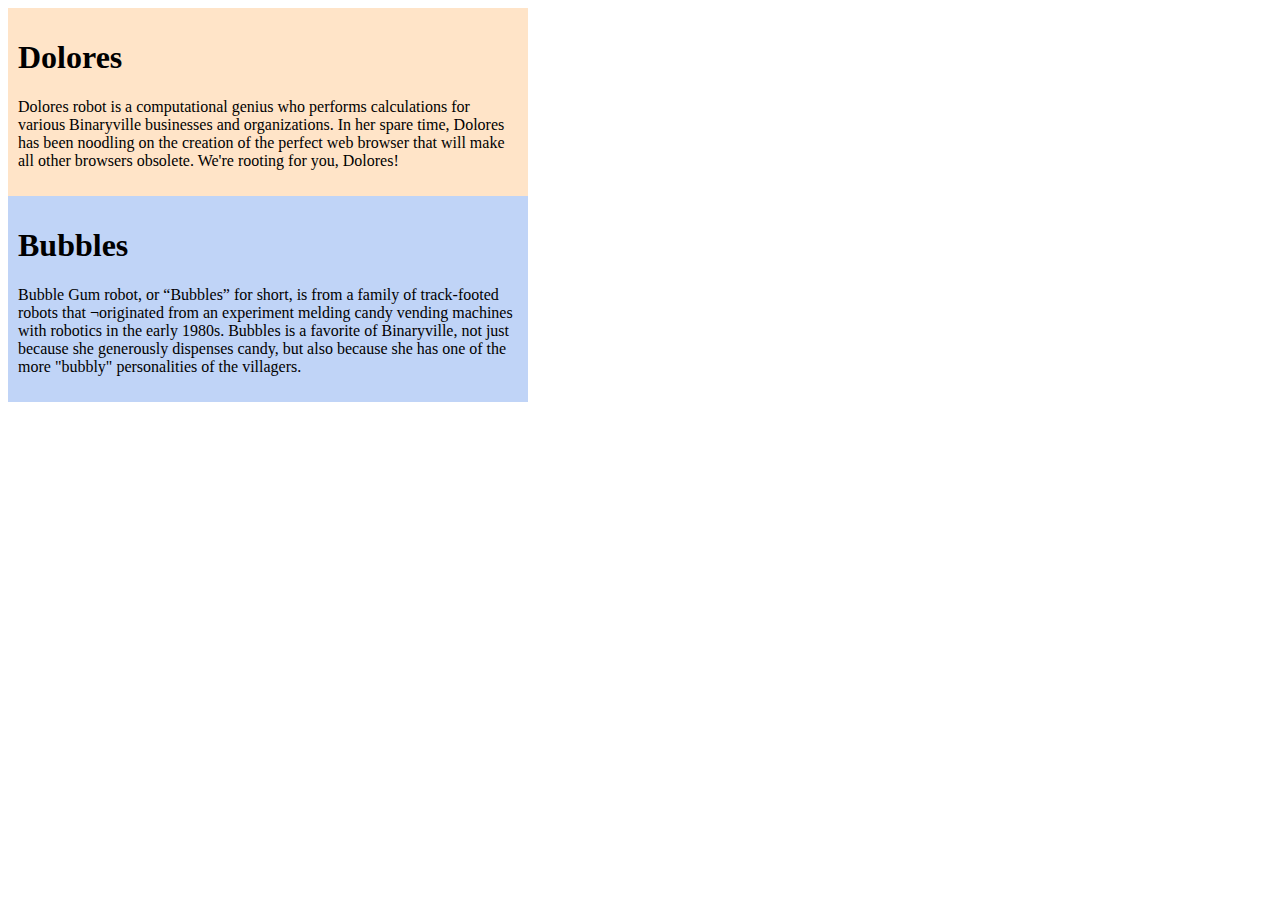
<file: bootstrap-tutorial/index.html>
<!doctype html>
<html lang="en">
  <head>
    <!-- Required meta tags -->
    <meta charset="utf-8">
    <meta name="viewport" content="width=device-width, initial-scale=1, shrink-to-fit=no">
  </head>
  <body>
    <div style="width: 500px; padding: 10px; background-color: #FFE4C8">
      <h1>Dolores</h1>
      <p>Dolores robot is a computational genius who performs calculations for various Binaryville businesses and organizations. In her spare time, Dolores has been noodling on the creation of the perfect web browser that will make all other browsers obsolete. We're rooting for you, Dolores!</p>  
    </div>
    
    <div style="box-sizing: content-box; width: 500px; padding: 10px; background-color: #C0D4F7">
      <h1>Bubbles</h1>
      <p>Bubble Gum robot, or “Bubbles” for short, is from a family of track-footed robots that ¬originated from an experiment melding candy vending machines with robotics in the early 1980s. Bubbles is a favorite of Binaryville, not just because she generously dispenses candy, but also because she has one of the more "bubbly" personalities of the villagers.</p>
    </div>
    
    
    
  </body>
</html>
</file>
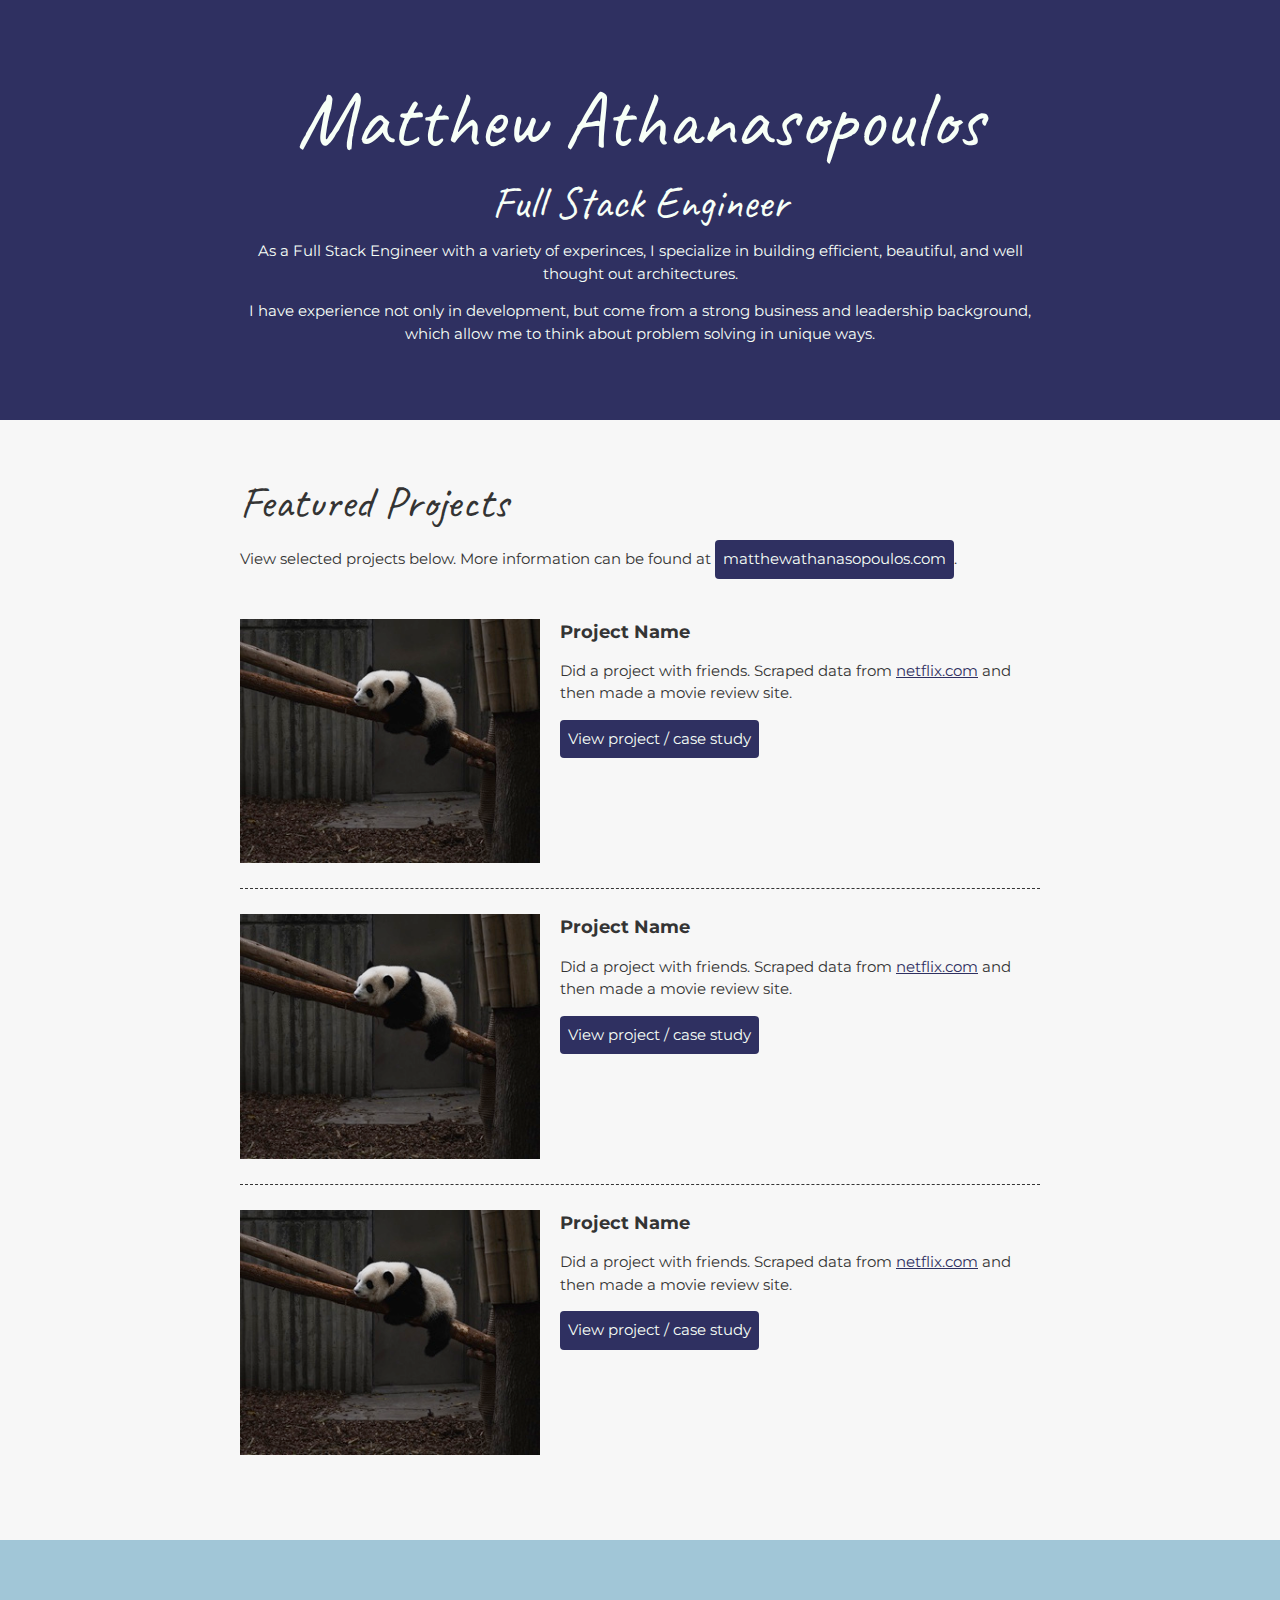
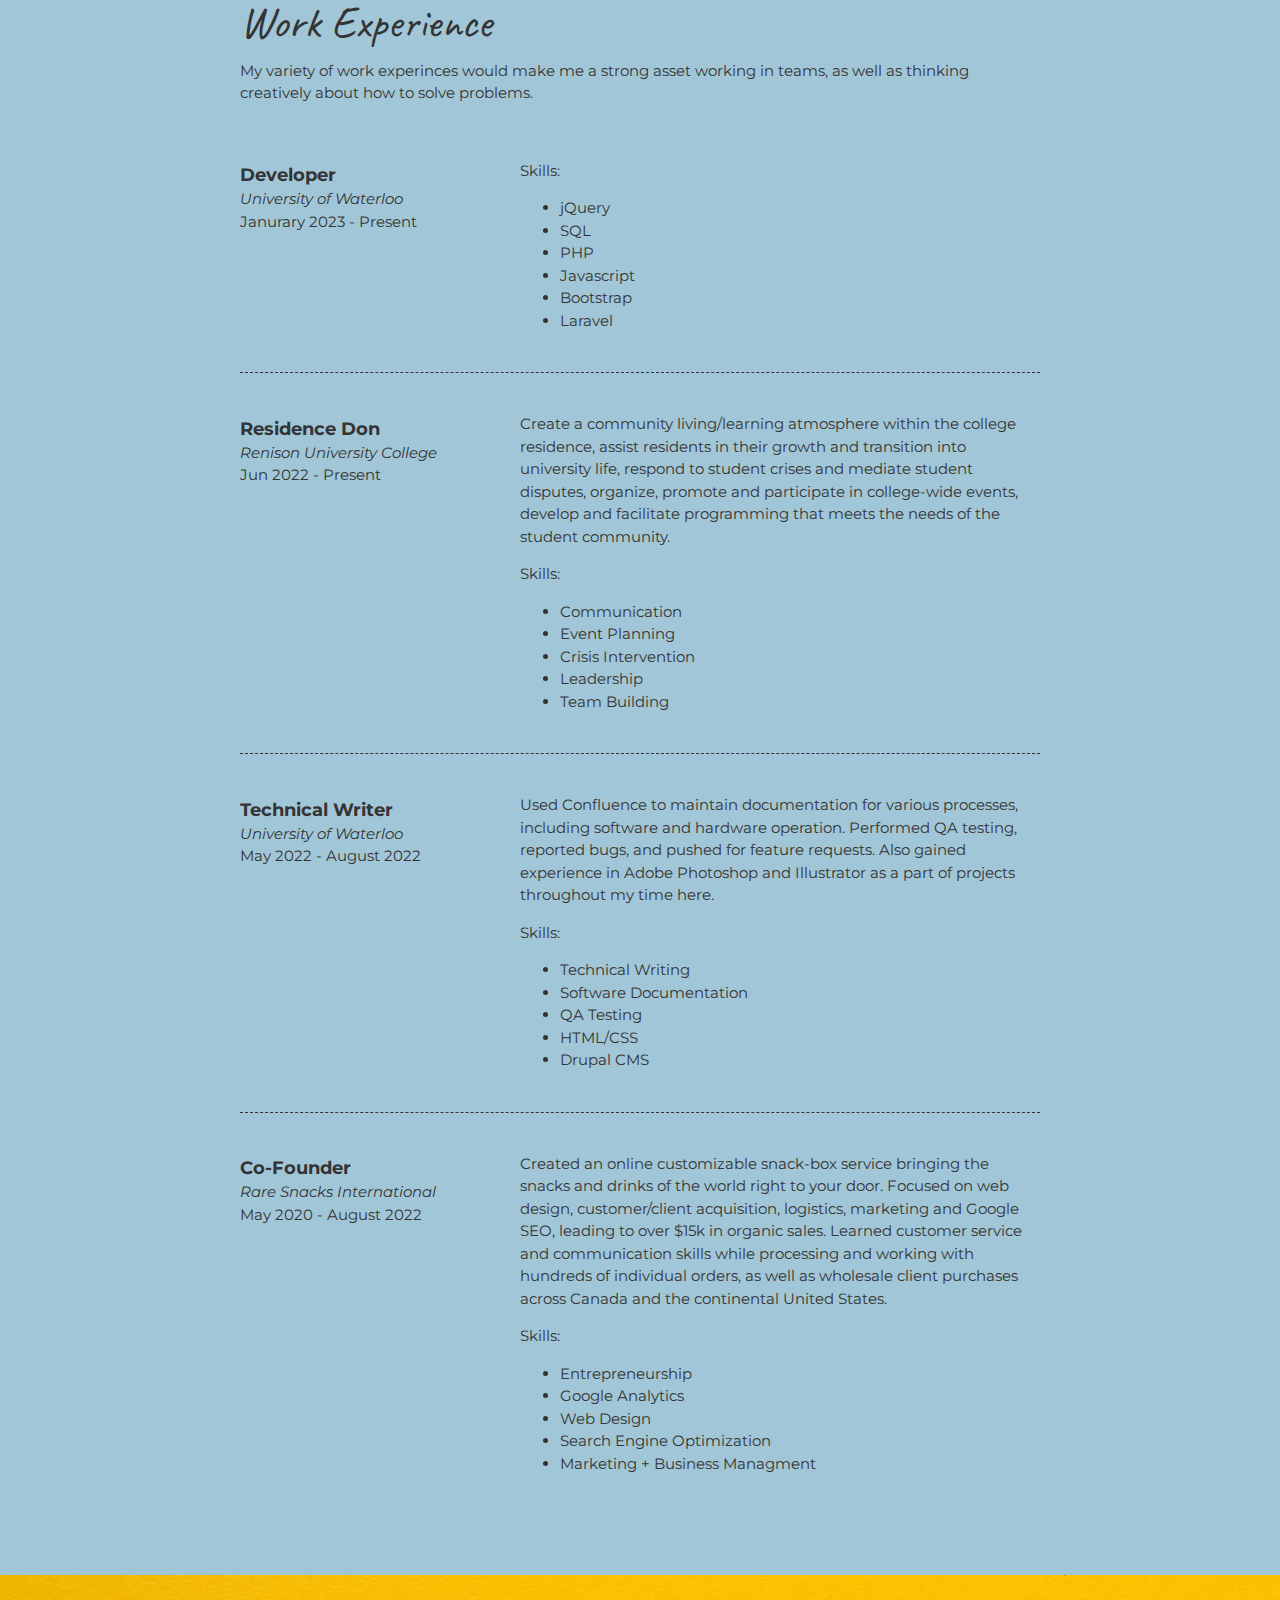
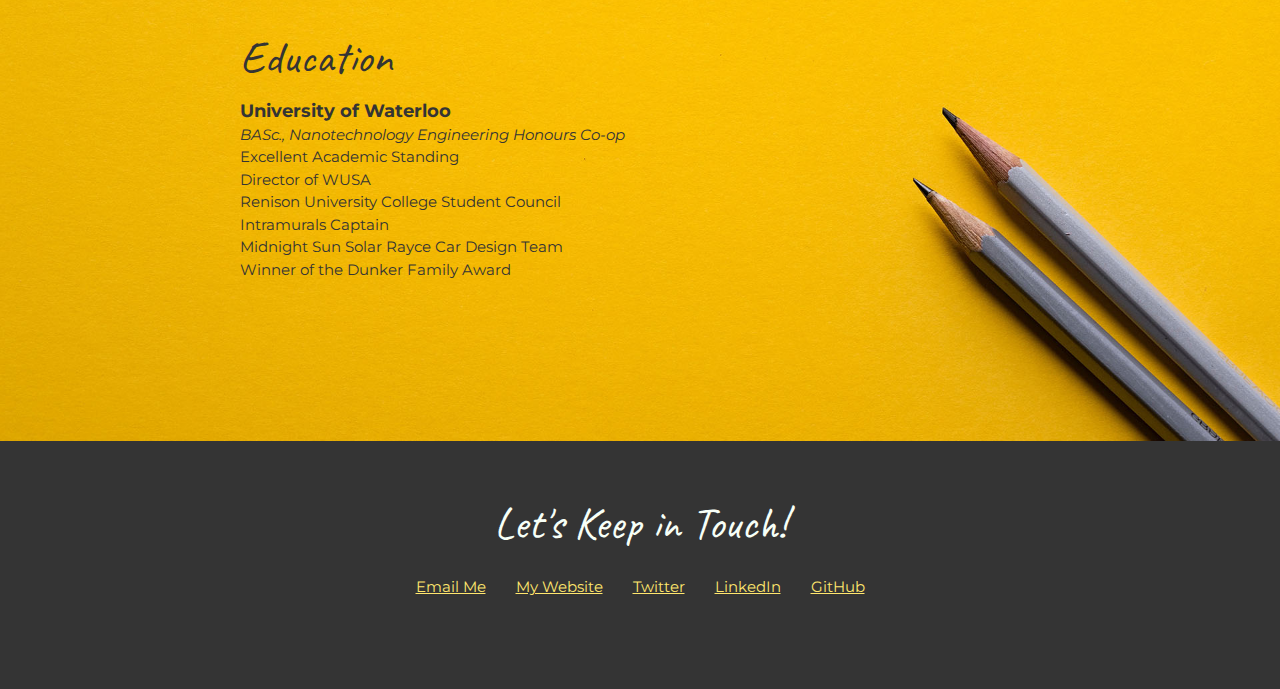
<file: css-website-portfolio/index.html>
<!DOCTYPE html>
<html lang="en">
  <head>
    <meta charset="UTF-8">
    <meta name="viewport" content="width=device-width, initial-scale=1.0">
    <title>Matthew Athanasopoulos - Full Stack Developer</title>
    <link href="https://fonts.googleapis.com/css2?family=Caveat&family=Montserrat:wght@400;600&display=swap" rel="stylesheet"> 
    <link rel="stylesheet" href="css/styles.css">
  </head>
  <body>
    <main>
      <!-- ***********************  ABOUT / PROFILE  *********************** -->
      <header>
        <div class="content-wrap">
          <h1>Matthew Athanasopoulos</h1>
          <h2>Full Stack Engineer</h2>

          <p>As a Full Stack Engineer with a variety of experinces, I specialize in building efficient, beautiful, and well thought out architectures.</p>
          <p>I have experience not only in development, but come from a strong business and leadership background, which allow me to think about problem solving in unique ways.</p>
        </div>
      </header>

      <!-- ********************  PROJECTS / PORTFOLIO  ********************* -->
      <section class="projects">
        <div class="content-wrap divider">
          <h2>Featured Projects</h2>
          <p>View selected projects below. More information can be found at <a class="btn" href="http://matthewathanasopoulos.com">matthewathanasopoulos.com</a>.</p>

          <!-- Project 1 -->

          <section class="project-item">
            <img src="images/thumbnail-1.jpg" alt="Project image">
            <h3>Project Name</h3>
            <p>Did a project with friends. Scraped data from <a href="netflix.com">netflix.com</a> and then made a movie review site.</p>
            <a class="btn" href="#" target="netflix.com">View project / case study</a>
          </section>

          <!-- Project 2 -->

          <section class="project-item">
            <img src="images/thumbnail-1.jpg" alt="Project image">
            <h3>Project Name</h3>
            <p>Did a project with friends. Scraped data from <a href="netflix.com">netflix.com</a> and then made a movie review site.</p>
            <a class="btn" href="#" target="netflix.com">View project / case study</a>
          </section>

          <!-- Project 3 -->

          <section class="project-item">
            <img src="images/thumbnail-1.jpg" alt="Project image">
            <h3>Project Name</h3>
            <p>Did a project with friends. Scraped data from <a href="netflix.com">netflix.com</a> and then made a movie review site.</p>
            <a class="btn" href="#" target="netflix.com">View project / case study</a>
          </section>

          <!-- End of Project block. -->
        </div>
      </section>

      <!-- ***********************  WORK EXPERIENCE  *********************** -->

      <section class="work-experience">
        <div class="content-wrap item-details divider">
          <h2>Work Experience</h2>
          <p>My variety of work experinces would make me a strong asset working in teams, as well as thinking creatively about how to solve problems.</p>

          <!-- Job 1 -->

          <section class="job-item">
            <div class="job-details">
              <h3>Developer</h3>
              <p>University of Waterloo</p>
              <p>Janurary 2023 - Present</p>
            </div>
            <div class="job-summary">
            <p></p>
            <p>Skills:</p>
            <ul>
              <li>jQuery</li>
              <li>SQL</li>
              <li>PHP</li>
              <li>Javascript</li>
              <li>Bootstrap</li>
              <li>Laravel</li>
            </ul>
            </div>
          </section>

          <!-- Job 2 -->

          <section class="job-item">
            <div class="job-details">
              <h3>Residence Don</h3>
              <p>Renison University College</p>
              <p>Jun 2022 - Present</p>
            </div>
            <div class="job-summary">
              <p>Create a community living/learning atmosphere within the college residence, assist residents in their growth and transition into university life, respond to student crises and mediate student disputes, organize, promote and participate in college-wide events, develop and facilitate programming that meets the needs of the student community.</p>
              <p>Skills:</p>
              <ul>
                <li>Communication</li>
                <li>Event Planning</li>
                <li>Crisis Intervention</li>
                <li>Leadership</li>
                <li>Team Building</li>
              </ul>
            </div>
          </section>

          <!-- Job 3 -->

          <section class="job-item">
            <div class="job-details">
              <h3>Technical Writer</h3>
              <p>University of Waterloo</p>
              <p>May 2022 - August 2022</p>
            </div>
            <div class="job-summary">
              <p>Used Confluence to maintain documentation for various processes, including software and hardware operation. Performed QA testing, reported bugs, and pushed for feature requests. Also gained experience in Adobe Photoshop and Illustrator as a part of projects throughout my time here.</p>
              <p>Skills:</p>
              <ul>
                <li>Technical Writing</li>
                <li>Software Documentation</li>
                <li>QA Testing</li>
                <li>HTML/CSS</li>
                <li>Drupal CMS</li>
              </ul>
          </div>
          </section>

          <!-- Job 4 -->
          <section class="job-item">
            <div class="job-details">
              <h3>Co-Founder</h3>
              <p>Rare Snacks International</p>
              <p>May 2020 - August 2022</p>
            </div>
            <div class="job-summary">
              <p>Created an online customizable snack-box service bringing the snacks and drinks of the world right to your door. Focused on web design, customer/client acquisition, logistics, marketing and Google SEO, leading to over $15k in organic sales. Learned customer service and communication skills while processing and working with hundreds of individual orders, as well as wholesale client purchases across Canada and the continental United States.</p>
              <p>Skills:</p>
              <ul>
                <li>Entrepreneurship</li>
                <li>Google Analytics</li>
                <li>Web Design</li>
                <li>Search Engine Optimization</li>
                <li>Marketing + Business Managment</li>
              </ul>
            </div>
          </section>
          <!-- End of Job block. -->
        </div>
      </section>

      <!-- ******************  EDUCATION & CERTIFICATIONS ****************** -->
      <section class ="education">
        <div class="content-wrap item-details">
          <h2>Education</h2>

          <!-- Copy this whole <section> block to add more schools. -->
          <section>
            <h3>University of Waterloo</h3>
            <p>BASc., Nanotechnology Engineering Honours Co-op</p>
            <p>Excellent Academic Standing</p>
            <p>Director of WUSA</p>
            <p>Renison University College Student Council</p>
            <p>Intramurals Captain</p>
            <p>Midnight Sun Solar Rayce Car Design Team</p>
            <p>Winner of the Dunker Family Award</p>
            </p>
          </section>
          <!-- End of School block. -->
        </div>
      </section>

      <!-- *****************  CONTACT INFO / SOCIAL MEDIA  ***************** -->
      <footer>
        <div class="content-wrap">
          <h2>Let's Keep in Touch!</h2>

          <!-- Social media and contact links. Add or remove any networks. -->
          <ul class="contact-list">
            <li><a href="mailto:email@example.com">Email Me</a></li>
            <li><a href="athanasopoulos.com" target="_blank">My Website</a></li>
            <li><a href="#" target="https://twitter.com/matthew_athana">Twitter</a></li>
            <li><a href="#" target="https://www.linkedin.com/in/matthewathanasopoulos/">LinkedIn</a></li>
            <li><a href="#" target="https://github.com/Matt17283940">GitHub</a></li>
          </ul>
        </div>
      </footer>
    </main>
  </body>
</html>
</file>
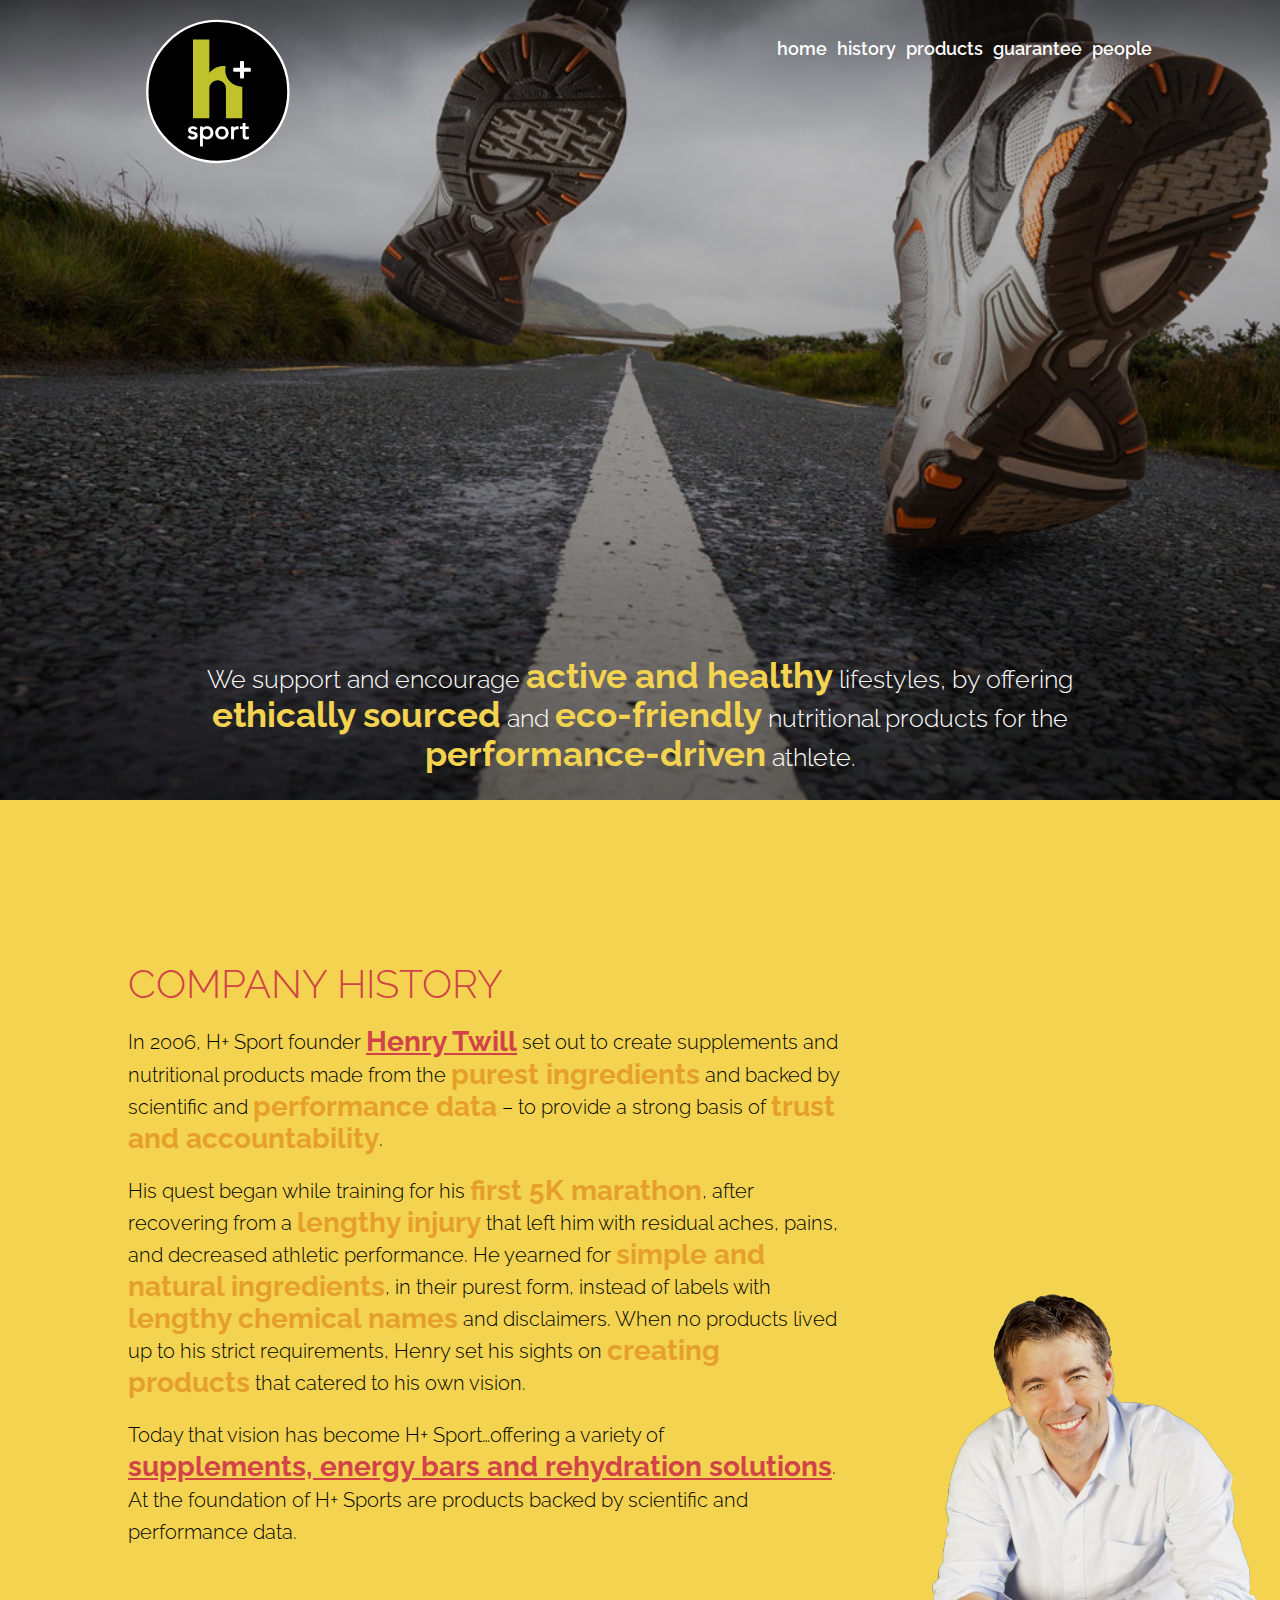
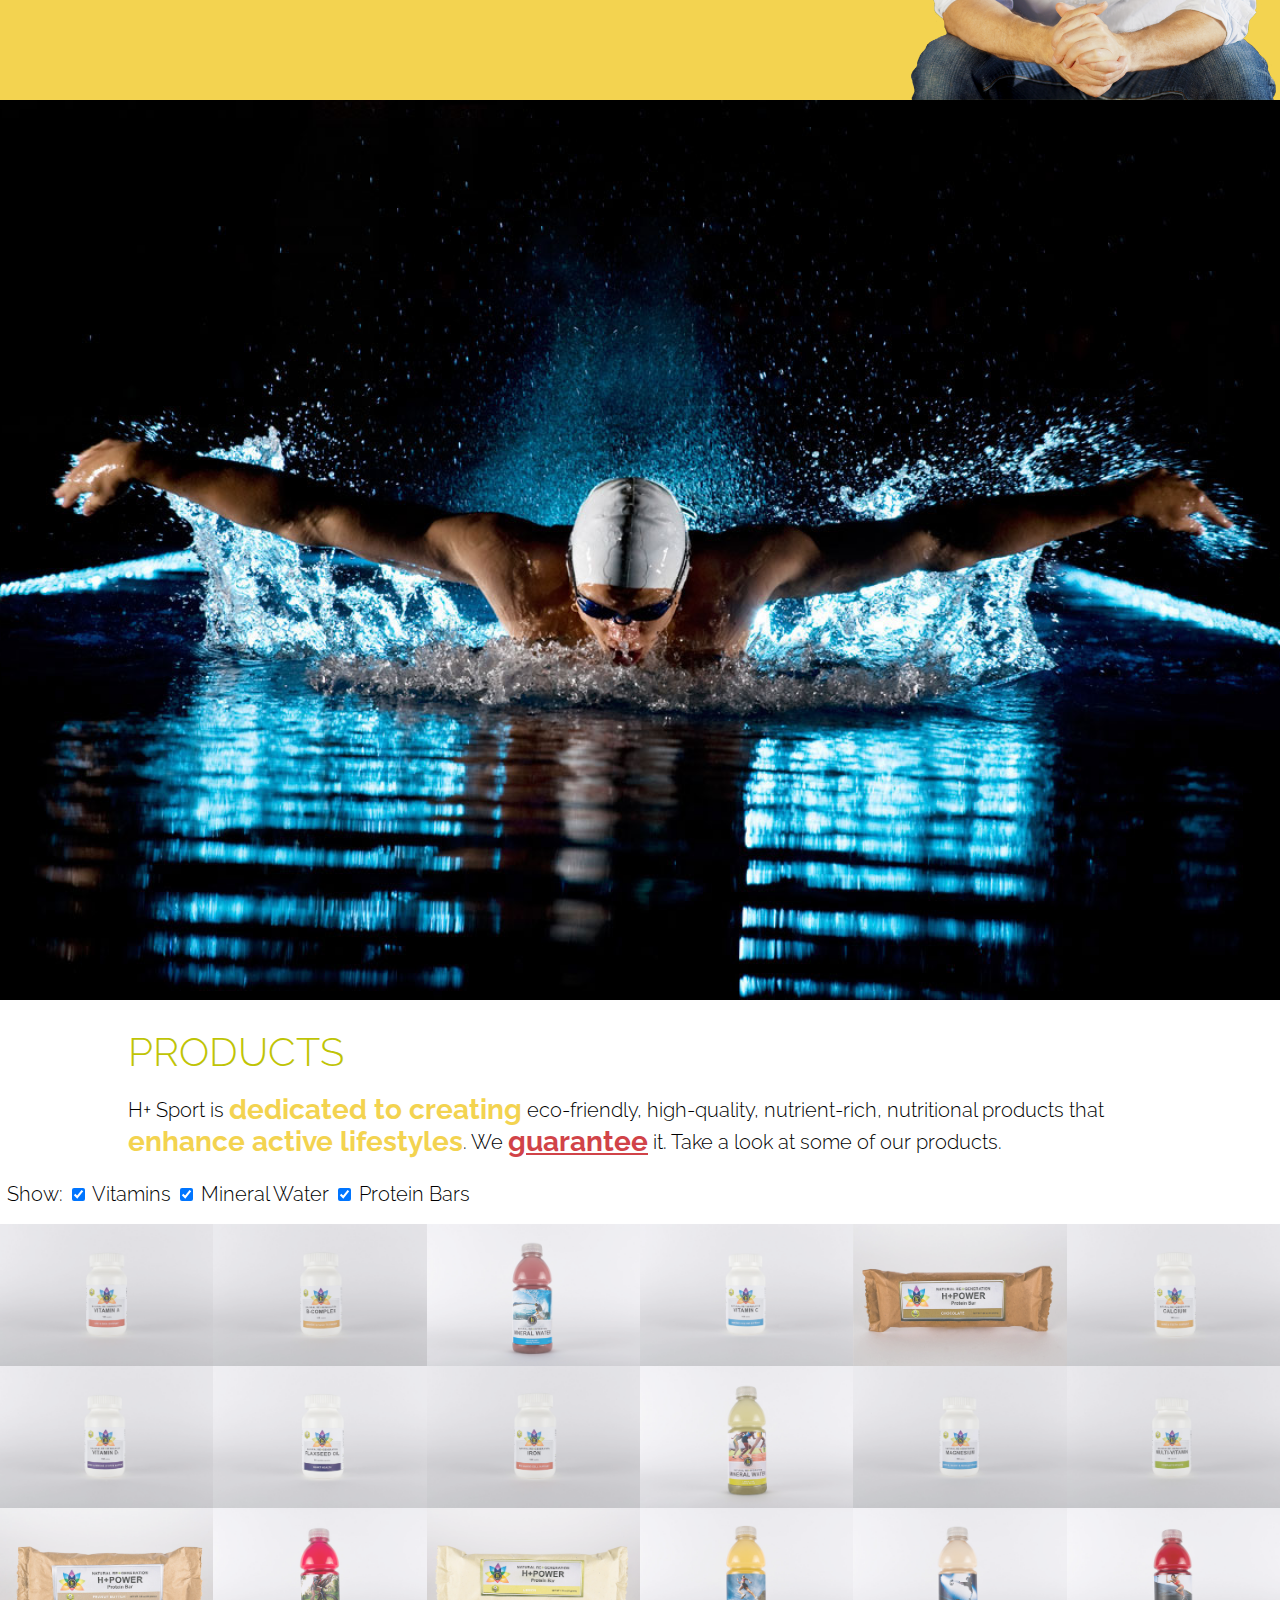
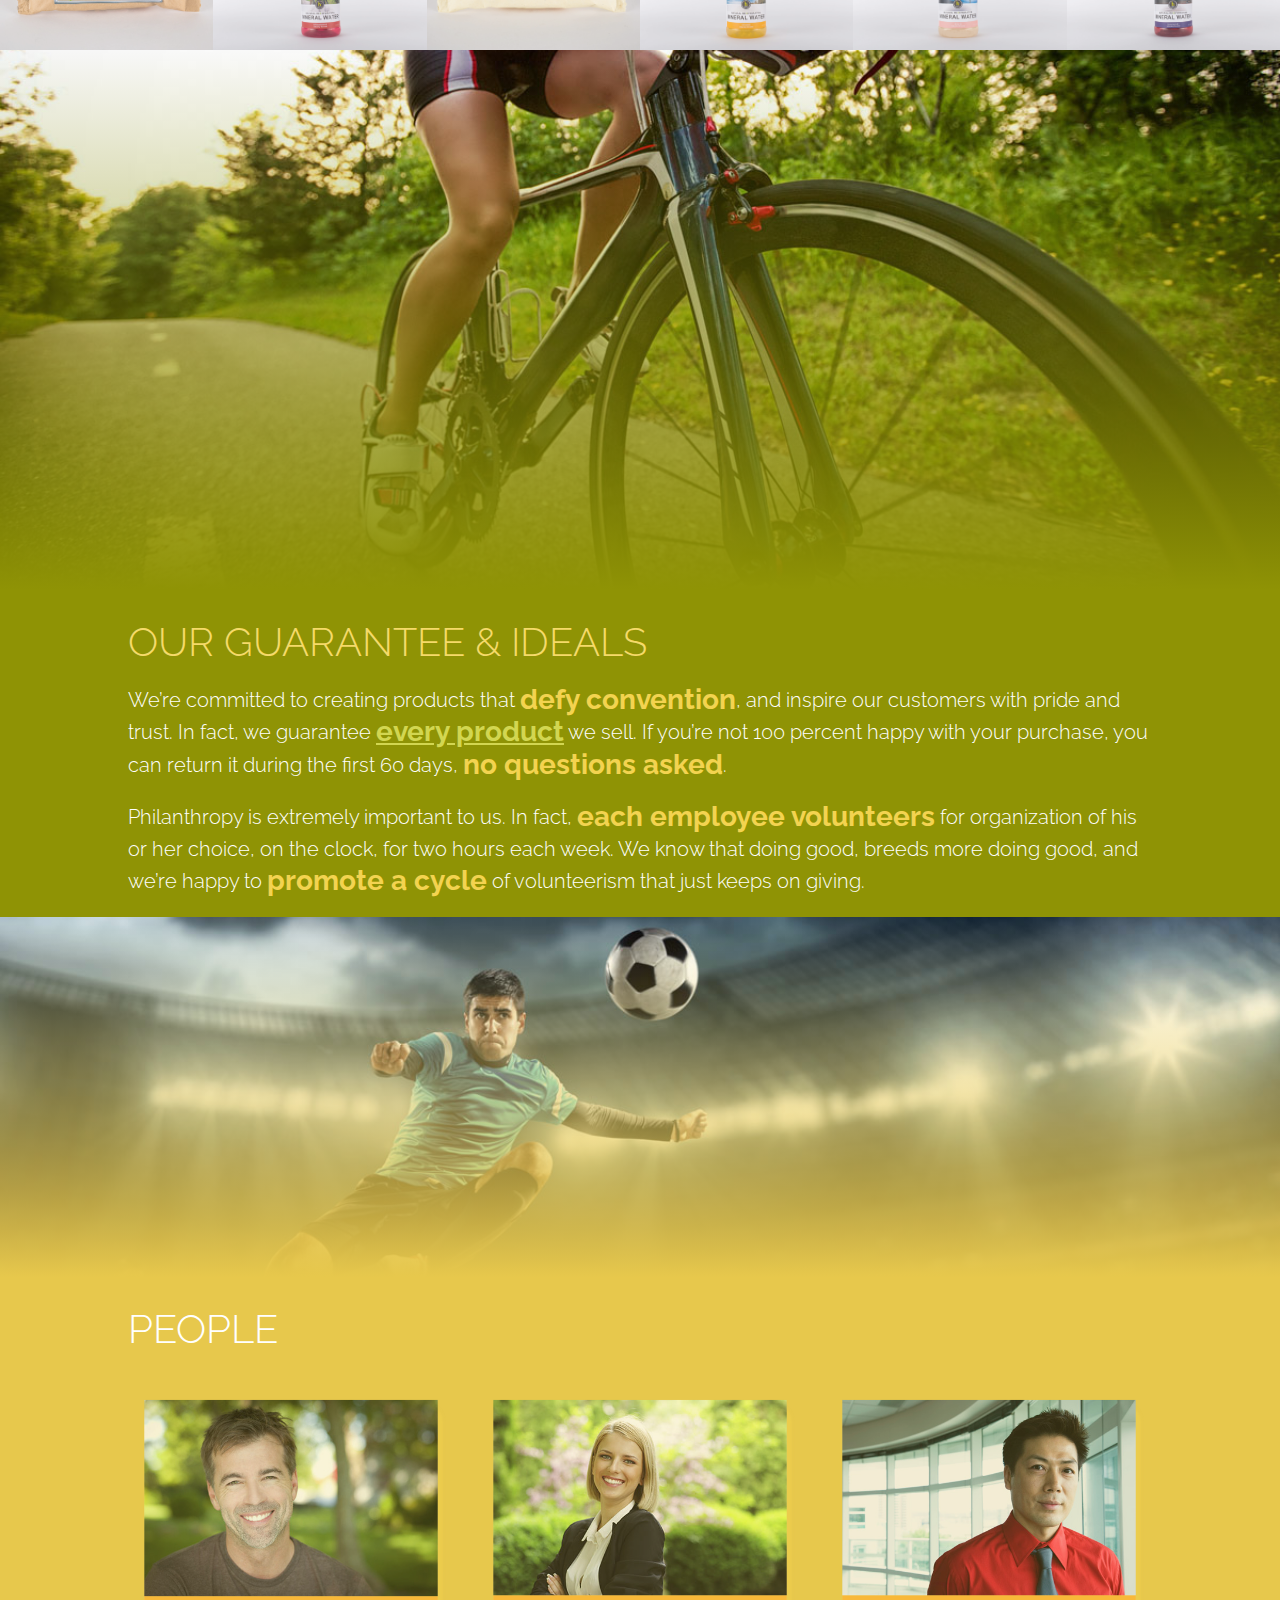
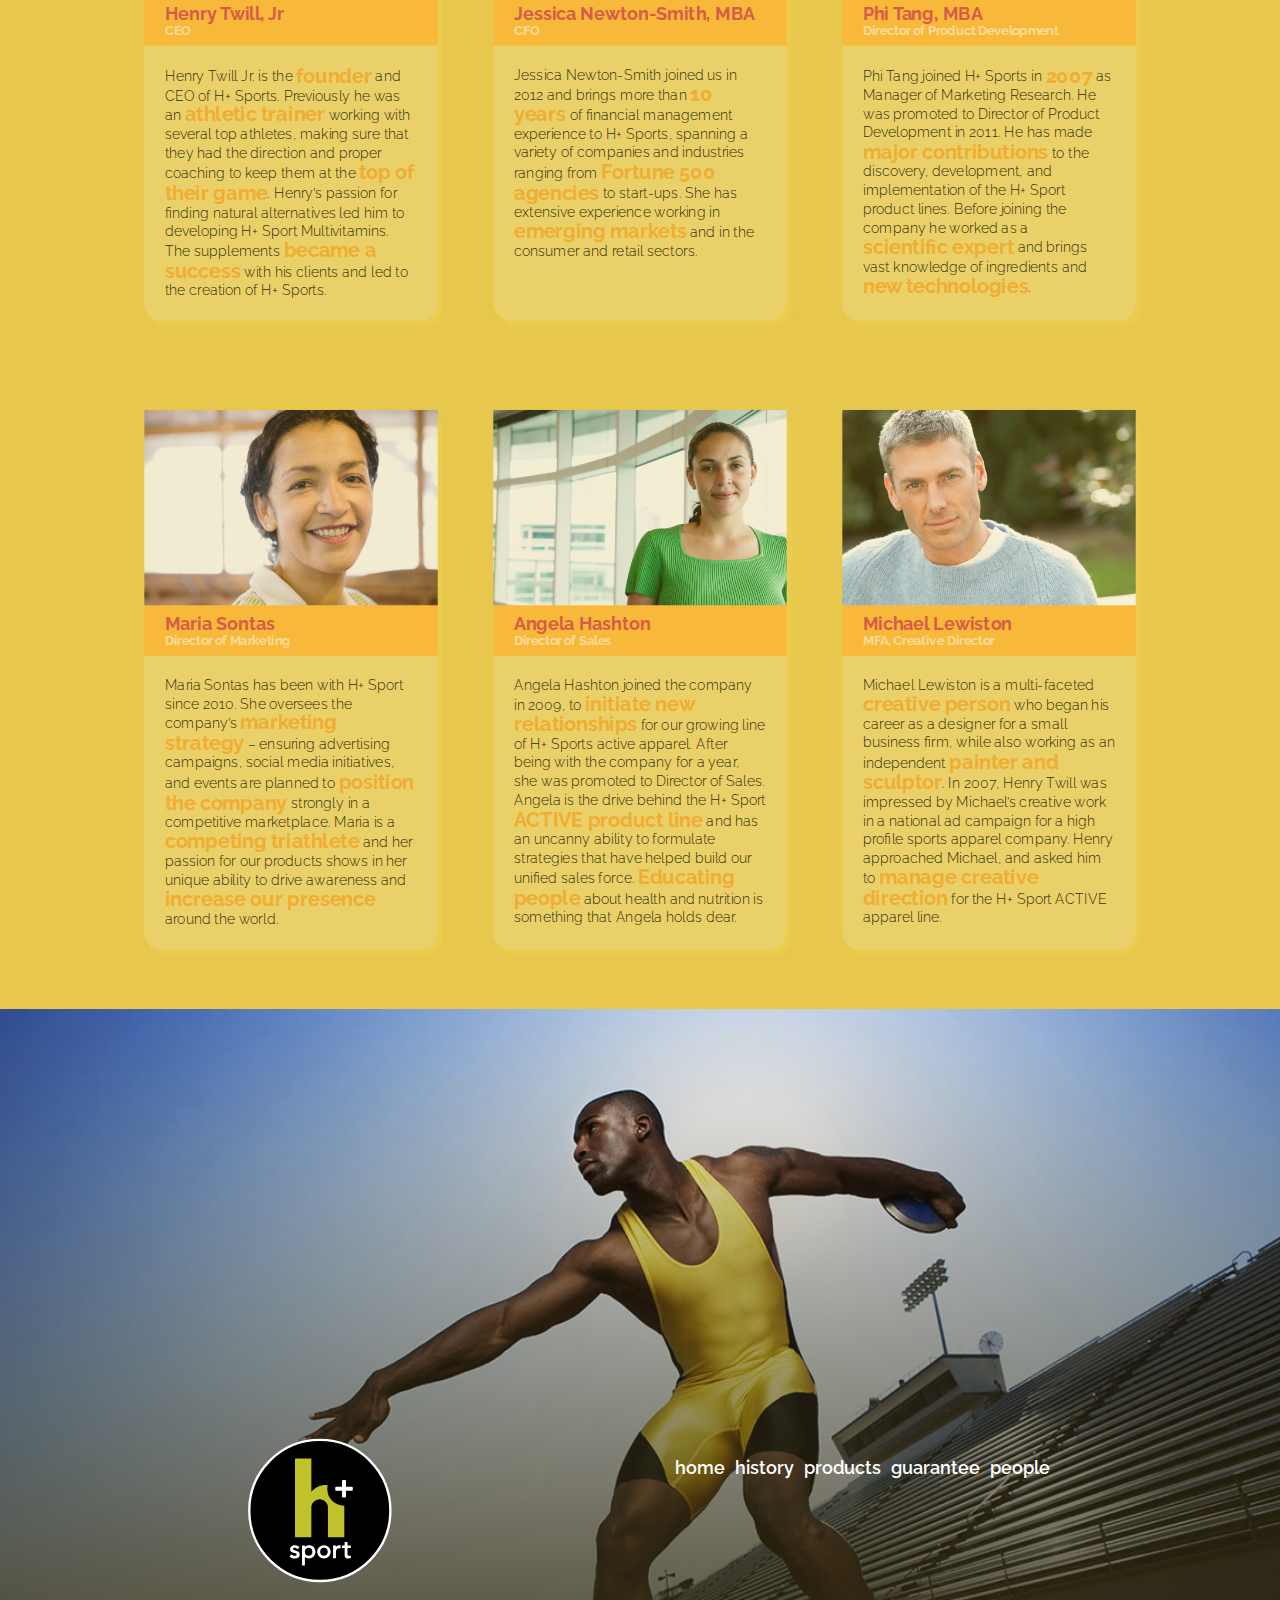
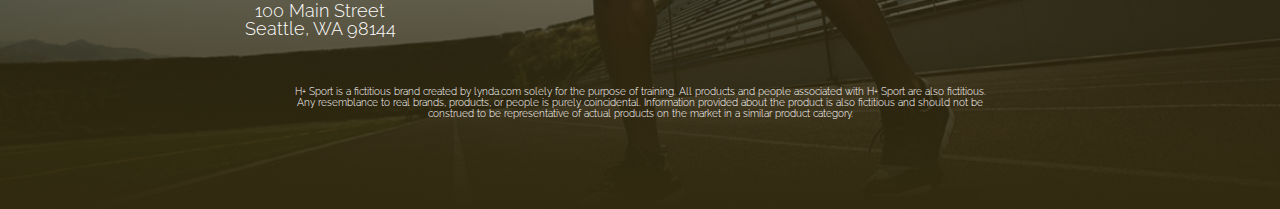
<file: jQuery-website/HPlusSport_Finished/index.html>
<!doctype html>
<html lang="en">

<head>
    <meta charset="UTF-8">
    <title>HPlus Sport</title>
    <link rel="stylesheet" href="css/style.css">
    <meta name="viewport" content="width=device-width, initial-scale=1.0">
    <script src="../jquery-3.6.3.js"></script>
    <script>
        $(function () {
            $("#products h2.product-name[data-type='mineralwater']").css("background-color", "#2982D0");
            $("#products h2.product-name[data-type='vitamin']").css("background-color", "#12500F");
            $("#products h2.product-name[data-type='proteinbar']").css("background-color", "#4E0F50");

            document.querySelector('#cbVitamins').addEventListener('change',function (evt) {
                updateProductView("vitamins", evt.target.checked);
            });
            document.querySelector('#cbMineralWater').addEventListener('change',function (evt) {
                updateProductView("mineralwater", evt.target.checked);
            });
            document.querySelector('#cbProtein').addEventListener('change',function (evt) {
                updateProductView("proteinbar", evt.target.checked);
            });

            $(".product-item").each(function () {
                var prodName = encodeURIComponent($(this).children("h2").text());
                var prodID = encodeURIComponent($(this).data("prod_id"));

                var link = $("<a href='product.html?prodName=" + prodName + "&prodID=" + prodID + "'/>");
                $(this).children("img").wrap(link);
            })
            
        })

        function updateProductView(categoryName, bVisible) {
            // get a list of the product items for the given category.
            // Use the data attributes to narrow the list
            var dataSelectorVal = "";
            switch (categoryName) {
            case "vitamins":
                dataSelectorVal = "h2[data-type='vitamin']";
                break;
            case "mineralwater":
                dataSelectorVal = "h2[data-type='mineralwater']";
                break;
            case "proteinbar":
                dataSelectorVal = "h2[data-type='proteinbar']";
                break;
            }
            // use the has() function to select the li tags that are product items
            // that contain the h2 tag with the corresponding data attribute value
            $(".product-item").has(dataSelectorVal).css('display', bVisible ? "" : "none");
        }
    </script>
</head>

<body>

    <header id="home" class="header">
        <nav class="nav" role="navigation">
            <div class="container nav-elements">
                <div class="branding">
                    <a href="#home"><img src="images/hpluslogo.svg" alt="Logo - H Plus Sports"></a>
                </div>
                <!-- branding -->
                <ul class="navbar">
                    <li><a href="#home">home</a></li>
                    <li><a href="#history">history</a></li>
                    <li><a href="#products">products</a></li>
                    <li><a href="#guarantee">guarantee</a></li>
                    <li><a href="#people">people</a></li>
                </ul>
                <!-- navbar -->
            </div>
            <!-- container nav-elements -->
        </nav>
        <div class="container tagline">
            <h1 class="headline">Our Mission</h1>
            <p>We support and encourage <em>active and healthy</em> lifestyles, by offering <em>ethically sourced</em> and <em>eco-friendly</em> nutritional products for the <em>performance-driven</em> athlete.</p>
        </div>
        <!-- container tagline -->
    </header>
    <!-- #home -->

    <section id="history" class="section">
        <div class="container">
            <div class="text-content">
                <h2 class="headline">Company History</h2>
                <p>In 2006, H+ Sport founder <a href="#employees-henrytwill">Henry Twill</a> set out to create supplements and nutritional products made from the <em>purest ingredients</em> and backed by scientific and <em>performance data</em> – to provide a strong basis of <em>trust and accountability</em>.</p>
                <p>His quest began while training for his <em>first 5K marathon</em>, after recovering from a <em>lengthy injury</em> that left him with residual aches, pains, and decreased athletic performance. He yearned for <em>simple and natural ingredients</em>, in their purest form, instead of labels with <em>lengthy chemical names</em> and disclaimers. When no products lived up to his strict requirements, Henry set his sights on <em>creating products</em> that catered to his own vision.</p>
                <p>Today that vision has become H+ Sport…offering a variety of <a href="#products">supplements, energy bars and rehydration solutions</a>. At the foundation of H+ Sports are products backed by scientific and performance data.</p>
            </div>
        </div>
        <!-- container text -->
    </section>
    <!-- #history -->

    <section id="products" class="section">
        <header class="imageheader"></header>
        <div class="container">
            <h2 class="headline">Products</h2>
            <p>H+ Sport is <em>dedicated to creating</em> eco-friendly, high-quality, nutrient-rich, nutritional products that <em>enhance active lifestyles</em>. We <a href="#guarantee">guarantee</a> it. Take a look at some of our products.</p>
        </div>
        <!-- container -->
        <div id="productControls">
            <form>
                <div>
                    <span>Show: </span>
                    <input id="cbVitamins" type="checkbox" checked="checked" />
                    <label for="cbVitamins">Vitamins </label>
                    <input id="cbMineralWater" type="checkbox" checked="checked" />
                    <label for="cbMineralWater">Mineral Water </label>
                    <input id="cbProtein" type="checkbox" checked="checked" />
                    <label for="cbProtein">Protein Bars </label>
                </div>
            </form>
        </div>
        <ul class="product-list">
            <li class="product-item" data-prod_id="V-A1037">
                <img class="product-image" src="images/products/vitamin-a.jpg" alt="Vitamin A - Product Photo">
                <h2 class="product-name" data-type="vitamin">Vitamin A</h2>
            </li>
            <li class="product-item" data-prod_id="V-BC2178">
                <img class="product-image" src="images/products/vitamin-bcomplex.jpg" alt="B Complex - Product Photo">
                <h2 class="product-name" data-type="vitamin">Vitamin-B Complex</h2>
            </li>
            <li class="product-item" data-prod_id="MW-8812">
                <img class="product-image" src="images/products/mineralwater-blueberry.jpg" alt="Blueberry Mineral Water - Product Photo">
                <h2 class="product-name" data-type="mineralwater">Blueberry Mineral Water</h2>
            </li>
            <li class="product-item" data-prod_id="V-C6614">
                <img class="product-image" src="images/products/vitamin-c.jpg" alt="Vitamin C - Product Photo">
                <h2 class="product-name" data-type="vitamin">Vitamin C</h2>
            </li>
            <li class="product-item" data-prod_id="PB-8154">
                <img class="product-image" src="images/products/proteinbar-chocolate.jpg" alt="Protein Bar Chocolate - Product Photo">
                <h2 class="product-name" data-type="proteinbar">Chocolate Protein Bar</h2>
            </li>
            <li class="product-item" data-prod_id="V-CA4543">
                <img class="product-image" src="images/products/vitamin-calcium.jpg" alt="Vitamin Calcium - Product Photo">
                <h2 class="product-name" data-type="vitamin">Calcium Vitamin</h2>
            </li>
            <li class="product-item" data-prod_id="V-D1825">
                <img class="product-image" src="images/products/vitamin-d.jpg" alt="Vitamin D - Product Photo">
                <h2 class="product-name" data-type="vitamin">Vitamin D</h2>
            </li>
            <li class="product-item" data-prod_id="V-F2225">
                <img class="product-image" src="images/products/vitamin-flaxseed-oil.jpg" alt="Flaxseed Oil - Product Photo">
                <h2 class="product-name" data-type="vitamin">Flaxseed Oil Vitamin</h2>
            </li>
            <li class="product-item" data-prod_id="V-I7456">
                <img class="product-image" src="images/products/vitamin-iron.jpg" alt="Vitamin Iron - Product Photo">
                <h2 class="product-name" data-type="vitamin">Iron Vitamin</h2>
            </li>
            <li class="product-item" data-prod_id="MW-9143">
                <img class="product-image" src="images/products/mineralwater-lemonlime.jpg" alt="Mineral Water Lemon Lime - Product Photo">
                <h2 class="product-name" data-type="mineralwater">Lemon Lime Mineral Water</h2>
            </li>
            <li class="product-item" data-prod_id="V-M0019">
                <img class="product-image" src="images/products/vitamin-magnesium.jpg" alt="Vitamin Magnesium - Product Photo">
                <h2 class="product-name" data-type="vitamin">Magnesium Vitamin</h2>
            </li>
            <li class="product-item" data-prod_id="V-MV7763">
                <img class="product-image" src="images/products/vitamin-multi.jpg" alt="Vitamin Multivitamin - Product Photo">
                <h2 class="product-name" data-type="vitamin">Multi-vitamin</h2>
            </li>
            <li class="product-item" data-prod_id="PB-1234">
                <img class="product-image" src="images/products/proteinbar-peanutbutter.jpg" alt="Vitamin Protein Bar Peanut Butter - Product Photo">
                <h2 class="product-name" data-type="proteinbar">Peanut Butter Protein Bar</h2>
            </li>
            <li class="product-item" data-prod_id="MW-S0987">
                <img class="product-image" src="images/products/mineralwater-strawberry.jpg" alt="Mineral Water Strawberry - Product Photo">
                <h2 class="product-name" data-type="mineralwater">Strawberry Mineral Water</h2>
            </li>
            <li class="product-item" data-prod_id="PB-1919">
                <img class="product-image" src="images/products/proteinbar-lemon.jpg" alt="Protein Bar Lemon - Product Photo">
                <h2 class="product-name" data-type="proteinbar">Lemon Protein Bar</h2>
            </li>
            <li class="product-item" data-prod_id="MW-O1980">
                <img class="product-image" src="images/products/mineralwater-orange.jpg" alt="Mineral Water Orange - Product Photo">
                <h2 class="product-name" data-type="mineralwater">Orange Mineral Water</h2>
            </li>
            <li class="product-item" data-prod_id="MW-P1968">
                <img class="product-image" src="images/products/mineralwater-peach.jpg" alt="Mineral Water Peach - Product Photo">
                <h2 class="product-name" data-type="mineralwater">Peach Mineral Water</h2>
            </li>
            <li class="product-item" data-prod_id="MW-R2003">
                <img class="product-image" src="images/products/mineralwater-raspberry.jpg" alt="Mineral Water Raspberry - Product Photo">
                <h2 class="product-name" data-type="mineralwater">Raspberry Mineral Water</h2>
            </li>
        </ul>
        <!-- product-list -->
    </section>
    <!-- #products -->

    <section id="guarantee" class="section">
        <header class="imageheader"></header>
        <div class="container">
            <h2 class="headline">Our Guarantee &amp; Ideals</h2>
            <p>We’re committed to creating products that <em>defy convention</em>, and inspire our customers with pride and trust. In fact, we guarantee <a href="#products">every product</a> we sell. If you’re not 100 percent happy with your purchase, you can return it during the first 60 days, <em>no questions asked</em>.</p>
            <p>Philanthropy is extremely important to us. In fact, <em>each employee volunteers</em> for organization of his or her choice, on the clock, for two hours each week. We know that doing good, breeds more doing good, and we’re happy to <em>promote a cycle</em> of volunteerism that just keeps on giving.</p>
        </div>
    </section>
    <!-- guarantee -->

    <section id="people" class="section">
        <header class="imageheader"></header>
        <div class="container">
            <h2 class="headline">People</h2>
            <div class="people-cards">
                <div class="person-card">
                    <img src="images/employees/HenryTwill.jpg" alt="HenryTwill Photo">
                    <div class="card-info">
                        <h3 class="card-name">Henry Twill, Jr</h3>
                        <h4 class="card-title">CEO</h4>
                    </div>
                    <p class="card-text">Henry Twill Jr. is the <em>founder</em> and CEO of H+ Sports. Previously he was an <em>athletic trainer</em> working with several top athletes, making sure that they had the direction and proper coaching to keep them at the <em>top of their game</em>. Henry’s passion for finding natural alternatives led him to developing H+ Sport Multivitamins. The supplements <em>became a success</em> with his clients and led to the creation of H+ Sports.</p>
                </div>
                <!-- person-card -->

                <div class="person-card">
                    <img src="images/employees/JessicaNewton.jpg" alt="JessicaNewton Photo">
                    <div class="card-info">
                        <h3 class="card-name">Jessica Newton-Smith, MBA</h3>
                        <h4 class="card-title">CFO</h4>
                    </div>
                    <p class="card-text">Jessica Newton-Smith joined us in 2012 and brings more than <em>10 years</em> of financial management experience to H+ Sports, spanning a variety of companies and industries ranging from <em> Fortune 500 agencies</em> to start-ups. She has extensive experience working in <em>emerging markets</em> and in the consumer and retail sectors.</p>
                </div>
                <!-- person-card -->

                <div class="person-card">
                    <img src="images/employees/PhiTang.jpg" alt="PhiTang Photo">
                    <div class="card-info">
                        <h3 class="card-name">Phi Tang, MBA</h3>
                        <h4 class="card-title">Director of Product Development</h4>
                    </div>
                    <p class="card-text">Phi Tang joined H+ Sports in <em>2007</em> as Manager of Marketing Research. He was promoted to Director of Product Development in 2011. He has made <em>major contributions</em> to the discovery, development, and implementation of the H+ Sport product lines. Before joining the company he worked as a <em>scientific expert</em> and brings vast knowledge of ingredients and <em>new technologies</em>.</p>
                </div>
                <!-- person-card -->

                <div class="person-card">
                    <img src="images/employees/MariaSontas.jpg" alt="MariaSontas Photo">
                    <div class="card-info">
                        <h3 class="card-name">Maria Sontas</h3>
                        <h4 class="card-title">Director of Marketing</h4>
                    </div>
                    <p class="card-text">Maria Sontas has been with H+ Sport since 2010. She oversees the company’s <em>marketing strategy</em> – ensuring advertising campaigns, social media initiatives, and events are planned to <em>position the company</em> strongly in a competitive marketplace. Maria is a <em>competing triathlete</em> and her passion for our products shows in her unique ability to drive awareness and <em>increase our presence</em> around the world.</p>
                </div>
                <!-- person-card -->

                <div class="person-card">
                    <img src="images/employees/AngelaHaston.jpg" alt="AngelaHaston Photo">
                    <div class="card-info">
                        <h3 class="card-name">Angela Hashton</h3>
                        <h4 class="card-title">Director of Sales</h4>
                    </div>
                    <p class="card-text">Angela Hashton joined the company in 2009, to <em>initiate new relationships</em> for our growing line of H+ Sports active apparel. After being with the company for a year, she was promoted to Director of Sales. Angela is the drive behind the H+ Sport <em>ACTIVE product line</em> and has an uncanny ability to formulate strategies that have helped build our unified sales force. <em>Educating people</em> about health and nutrition is something that Angela holds dear.</p>
                </div>
                <!-- person-card -->

                <div class="person-card">
                    <img src="images/employees/MichaelLewiston.jpg" alt="MichaelLewiston Photo">
                    <div class="card-info">
                        <h3 class="card-name">Michael Lewiston</h3>
                        <h4 class="card-title">MFA, Creative Director</h4>
                    </div>
                    <p class="card-text">Michael Lewiston is a multi-faceted <em>creative person</em> who began his career as a designer for a small business firm, while also working as an independent <em>painter and sculptor</em>. In 2007, Henry Twill was impressed by Michael’s creative work in a national ad campaign for a high profile sports apparel company. Henry approached Michael, and asked him to <em>manage creative direction</em> for the H+ Sport ACTIVE apparel line.</p>
                </div>
                <!-- person-card -->
            </div>
            <!-- container -->
    </section>
    <!-- people -->

    <footer class="footer">
        <header class="imageheader"></header>
        <div class="container">
            <nav class="nav" role="navigation">
                <div class="container nav-elements">
                    <div class="branding">
                        <a href="#home"><img src="images/hpluslogo.svg" alt="Logo - H Plus Sports"></a>
                        <p class="address">100 Main Street
                            <br> Seattle, WA 98144
                        </p>
                    </div>
                    <ul class="navbar">
                        <li><a href="#home">home</a></li>
                        <li><a href="#history">history</a></li>
                        <li><a href="#products">products</a></li>
                        <li><a href="#guarantee">guarantee</a></li>
                        <li><a href="#people">people</a></li>
                    </ul>
                </div>
            </nav>
            <p class="legal">H+ Sport is a fictitious brand created by lynda.com solely for the purpose of training. All products and people associated with H+ Sport are also fictitious. Any resemblance to real brands, products, or people is purely coincidental. Information provided about the product is also fictitious and should not be construed to be representative of actual products on the market in a similar product category.</p>
        </div>
        <!-- container -->
    </footer>
    <!-- footer -->

</body>

</html>
</file>
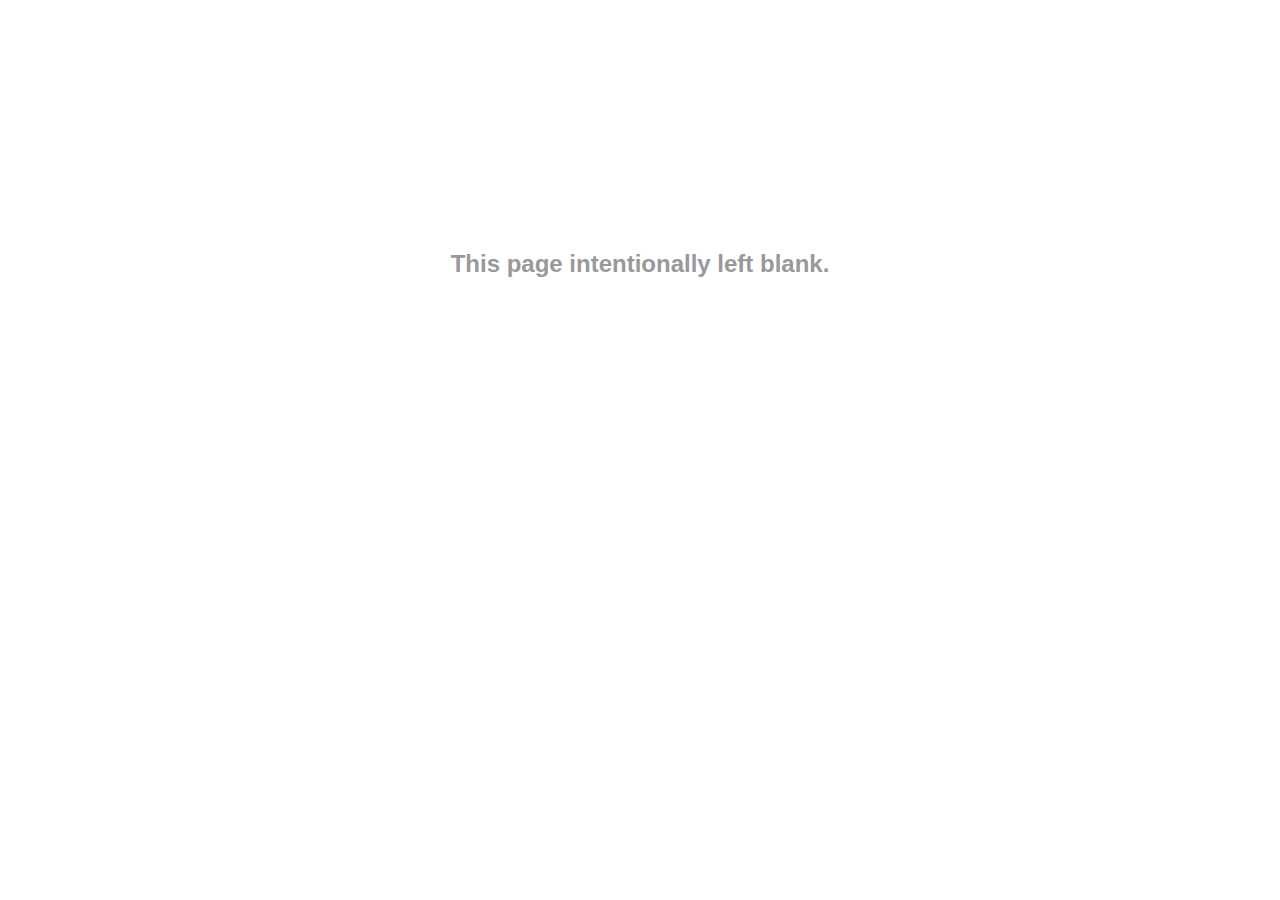
<file: sql_practice/Exercise Files/CRUD/assets/index.html>
<title> SID &middot; blank </title>
<body style="background-color: white; font-family: tahoma, helvetica">
<p style="margin-top: 250px; font-size: 24px; font-weight: bold; text-align: center; color: #999"> 

  This page intentionally left blank.

</p>
</body>
</file>
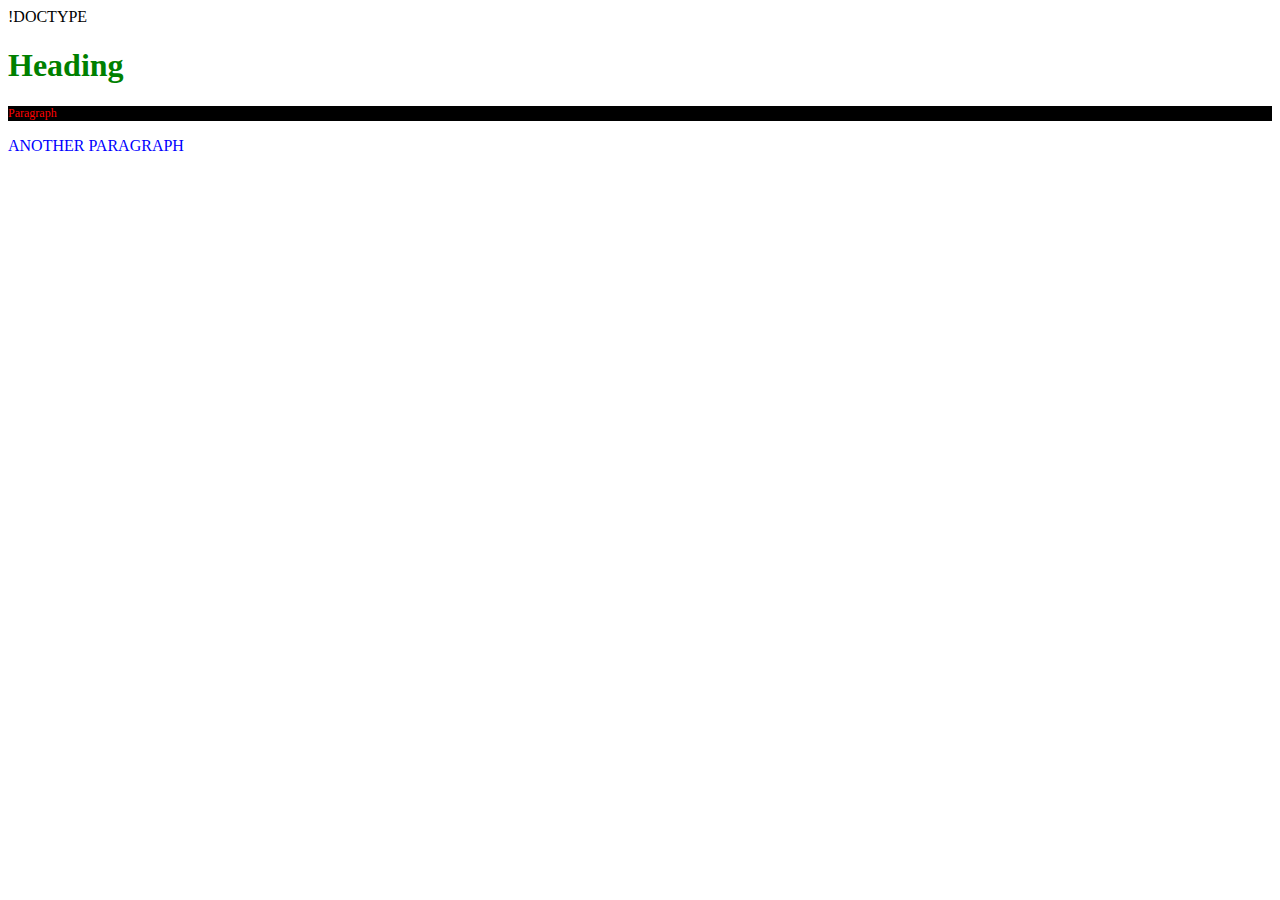
<file: css-website-portfolio/Notes.html>
!DOCTYPE <html>
    
<!-- 
To reference external CSS, we use @import or we can use <link>

In HTML5 this looks like:
<link rel="stylesheet" href="css/styles.css"

SASS files are little files complied into one big CSS file?

Internal CSS (more flexible than inline)
Best use for short block to only apply to one page:
-->

    <head>
        <style>
            h1 {
                color:green;
            }
            hs {
                color:blue;
            }
        </style>
    </head>


    <body>

        <!-- Inline CSS (use sparingly, hard to manage)
            Addiitonaly, Inline overrides CSS files: -->

        <h1 style="color:green;">Heading</h1>
        <p style="color:red;font-size:12px;background:#000000;">Paragraph</p>
        <p style="text-transform:uppercase;color:blue;">Another Paragraph</p>
    </body>
</html>

<!-- {Declaration Blocks} contain a selector (ex. img), declarations are the style rules, while properties are the different types of rules that can be set.  -->

<!-- CSS comments are written as   /* message */   -->

<!-- CSS Values and Units -->

<!--
    Absolute <length> -> Fixed unit, same size
    Relative <length> -> Dependant upon values declared in parent and ancestor elements
        Example: em, rem, vw, rh
    Unitless Values do not require a unit, or could be words.
    CSS has functions as well.
-->

<!-- The color property: red, blue, green, black, and more

    Checkout colors.neilorangepeel.com for a list of CSS colors, or just use RGB

    rgb(r,g,b)
    rbga(r,g,b,opacity from 0 to 1)
    hsl(hue(degrees),s(saturation),l(lightness)) 
    hsla(h,s,l,opacity from 0 to 1)

    Other resources:

    css-tricks.com (color explorer)
    randoma11y.com
    coolors.co/app

-->

<!-- Type and universal selectors 

    Type selectors are a basic kind of selector with a simple matching pattern:

    h1 {...} <-- Matches to all h1 elements

    * {...} <--- Mataches to all elements (universal)

-->

<!-- When these are too general, use class and ID selectors

    HTML:

    <p class="fancy">Fancy Paragraph.</p>
    <p>Regular Paragraph</p>

    CSS:

    .fancy {
        font-style: italic;
    }

-->

<!-- ID's are added as an attribute to HTML

<div id="container">
    <p>Paragraph in a header</p>
</div>

#container {
    text-align: center;
}

ID's can also be used for in-page linking

Naming conventions:

Use underscore or dash, meaningful names
Use easily understood abbreviations

-->

<!--

HTML:
    <h1 class="example">Heading</h1>
    <h2 class="example example2">Sub-heading</h2>
    <p>Paragraph with text. Lorem ipsum dolor sit amet, consectetur adipisicing elit. Assumenda dignissimos quisquam sequi, est eligendi reiciendis?</p>
    <h2>Sub-heading</h2>
    <p>Another paragraph with text. Nulla qui aperiam, cumque labore, repudiandae quae accusantium quos possimus illo, odit numquam, eveniet doloremque!</p>

CSS:
    * {
  color: green;
    }

    h1 {
    color: blue;
    }

    h2 {
    color: pink;
    }

    .example {
    color: orange;
    }

    .example2 {
    background: black;
    }

    .example.example2 {
    font-size: 50px;
    }

-->
<!-- Desecendant Selectors:

    section p a {...}

    ex. <p>There's a <a href="#">link</a> inside this paragraph.</p>

-->

<!--

You can group different types of selectors into the same list:

ex. h1, h2, .class, #id {...}

Group correctly,

ex. <section h1, section h2 {..}

to combine selectors, (or combine and within a selector)

.fancy.intro{...}
<p class="fancy intro">Fancy intro paragraph</p>


// Applies to any element within this class:

.intro {
    color: blue;
}

// Applies to a <p> element within the class:

p.intro {
    font-size: 15px;
}

<p class="intro">Intro Paragraph</p>

INHERITANCE

Tags within will inherit, for example if you apply a color to the body tag, all tags within body inherit the style.

1. universal (*)
2. type (p)
3. class (.example)
4. id (#example)

!important comes before the semicolon and overrides specificity

-->
<!-- PSEUDO CLASS SELECTORS

    HTML:

    <a>no href</a>
    <a href="#">:link</a>
    <a href="#">:visited</a>
    <a href="#">:hover</a>
    <a href="#">:active</a>
    <a href="##">:focus</a>

    CSS:

    body {
        font-size: 20px;
    }
    a {
        color: red;
    }
    a:link {
        color: green;
    }
    a:visited {
        color: gray;
    }
    a:focus {
        outline: 1px solid black;
    }
    a:hover {
        background: gray;
    }
    a:active {
        color: white;
    }
-->

<!-- BOX MODEL SYNTAX -->

<!-- 
    // BLOCK ELEMENT

    div  {
        width: 100px;
        height: 100px;
        width: 100px;
        height: 100px;
    }

    // INLINE ELEMENT

    span {
        width: 100px;
        height: 100px;
        display: block;
            // OR
        display: inline-block;
    }

    padding-top,right,bottom,left;

    // Shorthand for padding is:

    padding: 2px 2px 2px 2px; where elements are (top right bottom left)

    padding shorthand is:
    (1 val - same on all sides)
    (2 val - top & bottom, left & right)
    (3 val - top, right & left, bottom)

    you can also mix different types of unit lengths:

    padding: 10px, 2%; (top & bottom, right and left)

    Margin adds/removes space around the element

    margin is same as padding in terms of syntax, but can also use keyword auto and negative values

    Border displays border between margin and padding.

    // SHORTHAND

    border: 2px solid red;

    // LONGHAND

    border-width: 2px;
    border-style: solid;
    border-color: red;

    border-width can also accept thin, medium, thick
    border-style can also accept none, hidden, dotted, dashed, solid, double, groove, ridge, inset, outset

    Steal fonts from google fonts and paste HTML code in.

    //
    longhand vs shorthand:

    font: italic small-caps bold 24px/1.5 Helvectia, sans-serif;

    font-style: italic;
    font-variant: small-caps;
    font-weight: bold;
    font-size: 24px;
    line-height: 1.5;
    font-family: Helvectia, sans-serif;

    must include values for font-size and font-family, but may include values for font-style, font-variant, font-weight, line-height

    order matters, font-style, font-variant, and font-weight must precede font-size

    font-variant = normal or small-caps only

    font-size/line-height

    font-family must be the last value specified
    //

    text-decoration: (line, color, style) ex. underline red solid;
    text-align
    line-height

    OVERFLOW

    overflow: hidden;
    overflow: auto; (scroll bar for overflowing content)
    overflow: scroll; (always scroll bar)

    CLEARFIX HACK

    <div class="clearfix">
        <p>floated element</p>
        <p>floated element</p>
    </div>

    .clearfix:after {
        content: "";
        display: table;
        clear: both;
    }

    Display property

    <div class="parent">
        <div>floated element</div>
        <div>floated element</div>
    </div>

    .parent {
        display: flow-root;
    }

    POSITION:

    static: not positioned
    relative: relative to current position
    absolute: relative to containing element
    fixed: relative to the viewport
    sticky: relative to containing element and viewport

    FLEXBOX:

    <div class="container">
        <div>flex item</div>
        <div>flex item</div>
        <div>flex item</div>
        <div>flex item</div>
    </div>

    .cointainer {
        display: flex;
        // OR
        display: inline-flex;
    }

    Flex direction:

    :row (ltr -> main start main end ltr)
    :column (, column: reverse changes alignment and same with row)
    flex-wrap: nowrap (default property, they wont wrap)
    flex-wrap: Items will wrap
    flex-wrap: wrap-reverse >
                            > > >
    // flex-flow shorthand //

    flex-flow: column wrap;

    // flex-flow longhand //

    flex-direction: column;
    flex-wrap: wrap

    flex-basis: sets the intial size of the flex-items

    flex-grow: determines how item will expand if there is extra space in the container

    flex-shrink: determines how items will shrink if there isn't enough space in the container

    // flex shorthand //

    flex: grow shrink basis;
    flex: 0, 1, 100px;

    // FLEXBOX ALIGNMENT

    justify-content aligns items on the main axis 
    align-items aligns items on the cross axis

    .box {
        display: flex;
        align-items: center;
        justify-content: center;
    }

    // GRID

    grid container - the parent element
    grid items - the child elements within the grid container

    .grid-container {
        display: grid;

        // OR

        display: inline-grid;
    }

    .grid-container {
        display: grid;
        grid-template-columns: 100px 100px 100px // 3 columns
        grid-template-rows: 100px 100px // 2 rows
    }

    Grid layout has (fr) which is the fraction unit. split the grind into fr number of equal parts, but 2fr is 2 times larger than 1fr

    ex:

    grid-template-columns: 1fr 1fr 1fr;
    same as:
    grid-template-columns: repeat(3, 1fr);

    use auto for implicit rows

    ex. grid-template-columns: 50px repeat(2, 1fr);

    gap: 10px; // rows and columns
    gap: 10px 20px; // rows | columns

    SELECTORS: (adv.)

    parent > child {} -> must be direct child
    
    h1 + p {} -> Adjacent sibling combinators -> right comes direcly after left

    <section>
        <p>Sibling to heading.</p>
        <h1>Heading</h1>
        <p>Sibling to heading</p> // ADJACENT SIBLING // GENERAL SIBLING
        <p>Sibling to heading</p> // GENERAL SIBLING
    </section>

    The tilde ( h1 ~ p {}) will connect to any sibling element after selector on the left

    :first-child
    :last-child
    :first-of-type
    :last-of-type

    .background {
    max-width: 600px;
    padding: 100px;
    background-color: lightblue;
    background-image: url(https://unsplash.it/550/150?image=703);
    background-repeat: no-repeat;
    background-position: top right;
    background-size: cover;
}

    MEDIA QUERIES

    @media screen and (max-width: 1000px) {
        h1 {
            font-size: 16px;
        }
    }

    all: macthes to all devices
    print: matches to printers and print related displays
    speech: macthes to screenreaders
    screen: matches all devices that aren't print or speech

    @media(feature_name, value) and (feature_name, value)

    not and only are also operators

    Breakpoints = device switch?

    320px, 480px, 600px, 768px
-->
</file>
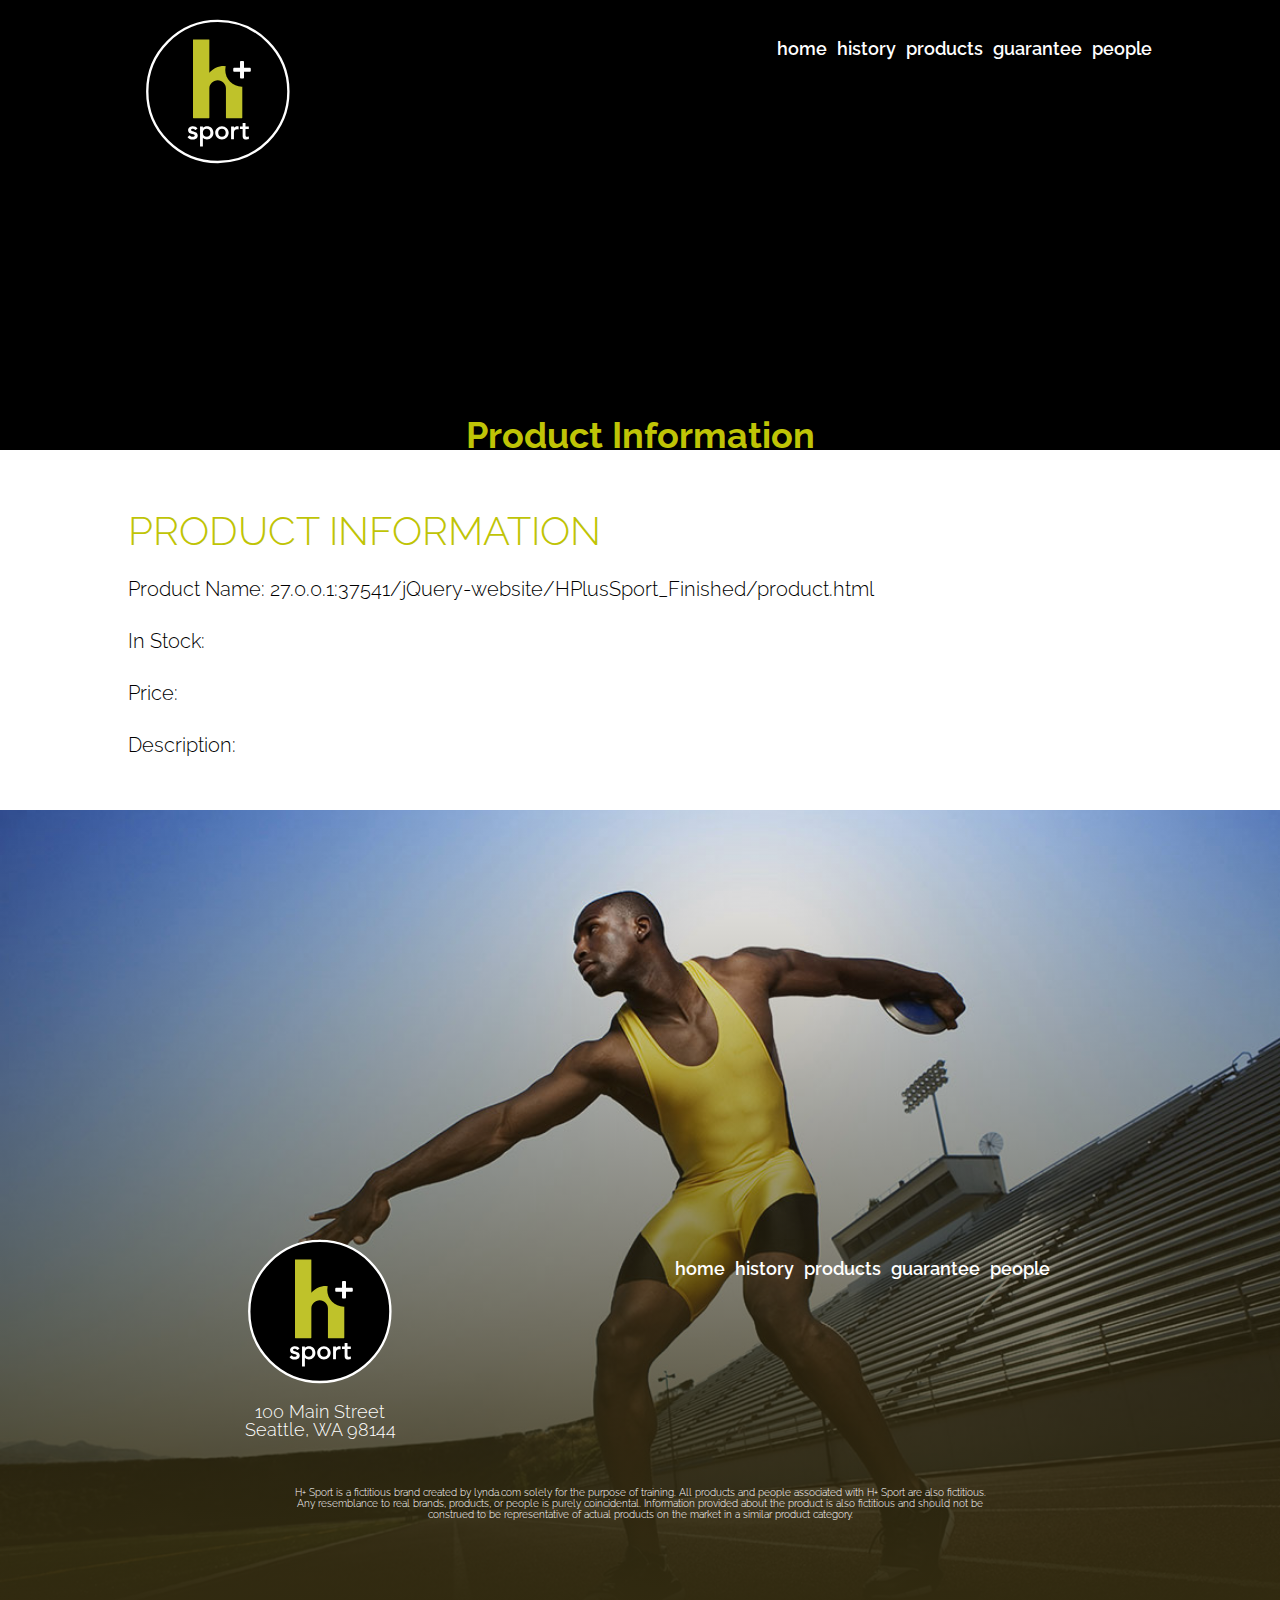
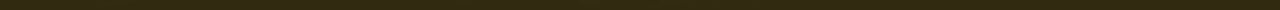
<file: jQuery-website/HPlusSport_Finished/product.html>
<!doctype html>
<html lang="en">
<head>
    <meta charset="UTF-8">
    <title>HPlus Sport</title>
    <link rel="stylesheet" href="css/style.css">
    <meta name="viewport" content="width=device-width, initial-scale=1.0">
    <script src="../jquery-3.6.3.js"></script>
    <script>
        $(function() {
            // extract the query string parameters
            var paramLoc = window.location.href.indexOf("?");
            var paramStr = window.location.href.slice(paramLoc+1);
            var prodName = "";
            var prodID = "";
            var i = paramStr.indexOf("prodName=")+9;
            for (var j = i; j < paramStr.length; j++) {
                if (paramStr.charAt(j) == "&")
                    break;
                prodName += paramStr.charAt(j);
            }
            var i = paramStr.indexOf("prodID=")+7;
            for (var j = i; j < paramStr.length; j++) {
                if (paramStr.charAt(j) == "&")
                    break;
                prodID += paramStr.charAt(j);
            }
            prodName = decodeURIComponent(prodName);
            prodID = decodeURIComponent(prodID);
            
            // set the product name in the proper placeholder
            $("#productName").text(prodName);
            
            // retrieve the product information via AJAX
            $.getJSON("product-data.json")
                .done(function(prodData) {
                    // use the prodID to get this product information
                    prodData.products.forEach(function(elem) {
                        if (elem.prod_id == prodID) {
                            $("#productStock").text(elem.in_stock);
                            $("#productPrice").text(elem.retail_price);
                            $("#productDesc").text(elem.description);
                        }
                    });
                });
        })
    </script>
</head>
<body>
    <header id="home" class="prod_header">
        <nav class="nav" role="navigation">
            <div class="container nav-elements">
                <div class="branding">
                    <a href="#home"><img src="images/hpluslogo.svg" alt="Logo - H Plus Sports"></a>
                </div>
                <!-- branding -->
                <ul class="navbar">
                    <li><a href="#home">home</a></li>
                    <li><a href="#history">history</a></li>
                    <li><a href="#products">products</a></li>
                    <li><a href="#guarantee">guarantee</a></li>
                    <li><a href="#people">people</a></li>
                </ul>
                <!-- navbar -->
            </div>
            <!-- container nav-elements -->
        </nav>
        <div class="container tagline">
            <h1 class="headline">Product Information</h1>
        </div>
        <!-- container tagline -->
    </header>
    <!-- #home -->

    <section class="section">
        <div class="container">
            <div class="text-content">
                <h2 class="headline">Product Information</h2>
                <div>
                    <p>Product Name: <span id="productName"></span></p>
                    <p>In Stock: <span id="productStock"></span></p>
                    <p>Price: <span id="productPrice"></span></p>
                    <p>Description: <span id="productDesc"></span></p>
                </div>
            </div>
        </div>
        <!-- container text -->
    </section>
    <!-- #productData -->

    <footer class="footer">
        <header class="imageheader"></header>
        <div class="container">
            <nav class="nav" role="navigation">
                <div class="container nav-elements">
                    <div class="branding">
                        <a href="#home"><img src="images/hpluslogo.svg" alt="Logo - H Plus Sports"></a>
                        <p class="address">100 Main Street
                            <br> Seattle, WA 98144
                        </p>
                    </div>
                    <ul class="navbar">
                        <li><a href="#home">home</a></li>
                        <li><a href="#history">history</a></li>
                        <li><a href="#products">products</a></li>
                        <li><a href="#guarantee">guarantee</a></li>
                        <li><a href="#people">people</a></li>
                    </ul>
                </div>
            </nav>
            <p class="legal">H+ Sport is a fictitious brand created by lynda.com solely for the purpose of training. All products and people associated with H+ Sport are also fictitious. Any resemblance to real brands, products, or people is purely coincidental. Information provided about the product is also fictitious and should not be construed to be representative of actual products on the market in a similar product category.</p>
        </div>
        <!-- container -->
    </footer>
    <!-- footer -->
</body>
</html>
</file>
<file: css-website-portfolio/css/styles.css>
/* Color Palette::

#F7FFF7 - almost white
#343434 - dark gray - almost black
#2F3061 - blue dark
#FFE66D - yellow
#A1C6D7 - blue light

*/

/* Global Styles
--------------------------------------------*/
html {
    box-sizing: border-box;
  }
  *, *:before, *:after {
    box-sizing: inherit;
  }
body {
    color: #343434;
    margin: 0;
    padding: 0;
    font-family: 'Montserrat', sans-serif;
    font-size: 15px;
    line-height: 1.5;
}
img {
    width: 300px;
}
a {
    color: #FFE66D;
}
a:hover {
    text-decoration: none;
}
h1 {
    font-size: 80px;
}
h2 {
    font-size: 45px;
    line-height: 1;
}
h1, h2 {
    font-family: 'Caveat', cursive;
    font-weight: 400;
    margin: 0;
}
.content-wrap {
    max-width: 800px;
    width: 85%;
    margin: 0 auto;
    padding: 60px 0;
}
h3 {
    margin-bottom: 0;
}
.item-details h3 + p {
    font-style: italic;
}
.item-details h3 ~ p {
    margin: 0;
}
.divider > section {
    border-bottom: 1px dashed #343434;
    padding: 25px 0;
}
.divider > section:last-of-type {
    border-style: none;
}

/* Profile
--------------------------------------------*/
header {
    background: #2F3061;
    color: #F7FFF7;
}

/* Projects
--------------------------------------------*/
.projects {
    background: #F7F7F7;
}
.projects a {
    color:#2F3061;
}

.projects .btn{
    color: #F7FFF7;
    background: #2F3061;
    text-decoration: none;
    padding: 8px;
    border-radius:4px;
    display: inline-block;
}
.projects .btn:hover {
    background: rgba(47, 48, 97, 80%);
}
.project-item {
    overflow: hidden;
}
.project-item h3 {
    margin-top: 0;
}

/* Work Experience
--------------------------------------------*/
.work-experience {
    background: #A1C6D7;
}
/* Education
--------------------------------------------*/
.education {
    background-image: url(../images/joanna-kosinska-unsplash.jpg);
    background-size: cover;
    background-position: top right;
    padding-bottom: 100px;
}
.education p {
    width: 60%;
}

/* Contact Info
--------------------------------------------*/
footer {
    background: #343434;
    color: #F7FFF7;
}
.contact-list {
    list-style-type: none;
    padding: 0;
}
.contact-list a {
    padding: 15px;
    display: inline-block;
}

/* Responsive
--------------------------------------------*/


@media screen and (min-width:700px){
    header, footer {
        text-align: center;
    }
    .project-item img{
        float: left;
        margin-right: 20px;
    }
    .job-item {
        display: grid;
        grid-template-columns: 1fr 2fr;
        column-gap: 20px;
    }
    .contact-list {
        display: flex;
        justify-content: center;
    }
}

@media screen and (max-width:699px) {
    h1 {
        font-size: 75px;
        line-height: 0.9;
        margin-bottom: 20px;
    }
    h2 {
        line-height: 1;
    }
    .contact-list a {
        padding: 5px;
    }
}
</file>
<file: jQuery-website/HPlusSport_Finished/css/style.css>
@import url(https://fonts.googleapis.com/css?family=Raleway:300,600,700);
html {
    font-size: 62.5%;
    box-sizing: border-box
}

*, :after, :before {
    box-sizing: inherit
}

body {
    margin: 0;
    padding: 0;
    color: #000;
    background-color: #fff;
    font-family: Raleway, Helvetica, Arial, sans-serif;
    font-size: 1.8rem;
    line-height: 160%;
    font-weight: 300
}

.container {
    width: 80%;
    max-width: 1200px;
    margin: 0 auto
}

h1,h2,h3,h4,h5,h6 {
    margin: 0;
    padding: 0;
    font-family: Raleway, Helvetica, Arial, sans-serif;
    color: #bfc406
}

img {
    display: block;
    max-width: 100%
}

a {
    font-weight: 700;
    color: #d14348
}

a:focus, a:hover {
    text-decoration: none
}

em {
    font-weight: 700;
    font-size: 140%;
    color: #f3d350;
    font-style: normal
}

.header {
    background: -webkit-linear-gradient(top, rgba(0, 0, 0, .2), rgba(0, 0, 0, .5)), url(../images/backgrounds/running.jpg);
    background: linear-gradient(180deg, rgba(0, 0, 0, .2), rgba(0, 0, 0, .5)), url(../images/backgrounds/running.jpg);
    background-repeat: no-repeat;
    background-position: center center;
    background-size: cover;
    height: 100vh;
    max-height: 500px;
    display: -webkit-box;
    display: -webkit-flex;
    display: -ms-flexbox;
    display: flex;
    -webkit-box-orient: vertical;
    -webkit-box-direction: normal;
    -webkit-flex-direction: column;
    -ms-flex-direction: column;
    flex-direction: column;
    -webkit-box-pack: justify;
    -webkit-justify-content: space-between;
    -ms-flex-pack: justify;
    justify-content: space-between;
    text-align: center
}

.prod_header {
	background-color: black;
    height: 50vh;
    max-height: 500px;
    display: -webkit-box;
    display: -webkit-flex;
    display: -ms-flexbox;
    display: flex;
    -webkit-box-orient: vertical;
    -webkit-box-direction: normal;
    -webkit-flex-direction: column;
    -ms-flex-direction: column;
    flex-direction: column;
    -webkit-box-pack: justify;
    -webkit-justify-content: space-between;
    -ms-flex-pack: justify;
    justify-content: space-between;
    text-align: center
}

.header .tagline {
    display: none
}

@media screen and (min-width:600px) {
    .header {
        background: -webkit-linear-gradient(top, rgba(0, 0, 0, .2), rgba(0, 0, 0, .5)), url(../images/backgrounds/running.jpg);
        background: linear-gradient(180deg, rgba(0, 0, 0, .2), rgba(0, 0, 0, .5)), url(../images/backgrounds/running.jpg);
        background-repeat: no-repeat;
        background-position: center center;
        background-size: cover;
        height: 100vh;
        max-height: 800px
    }
}

@media screen and (min-width:600px) {
    .header .tagline {
        display: block;
        color: #fff;
        max-width: 40em;
        line-height: 140%;
        font-size: 2.5rem
    }
    .header .tagline h1 {
        display: none
    }
    .header .tagline em {
        font-size: 140%;
        color: #f3d350;
        font-style: normal
    }
}

.nav {
    margin-top: 1.75rem/* navelements */
}

.nav .nav-elements {
    /* navbar */
}

.nav .nav-elements .branding {
    max-width: 180px;
    margin: 0 auto
}

.nav .nav-elements .navbar {
    margin: 0;
    padding: 0;
    line-height: 120%;
    list-style-type: none;
    margin-top: 2rem;
    width: 100%
}

.nav .nav-elements .navbar a {
    font-weight: 600;
    color: #fff;
    text-decoration: none;
    padding: 0 1rem;
    -webkit-transition: 1s ease-out;
    transition: 1s ease-out
}

.nav .nav-elements .navbar a:after {
    content: '';
    display: block;
    height: 5px;
    width: 0;
    margin: 0 .5rem;
    -webkit-transition: width .3s ease-out, background-color .3s ease-out;
    transition: width .3s ease-out, background-color .3s ease-out
}

.nav .nav-elements .navbar a:hover {
    color: #f3d350
}

.nav .nav-elements .navbar a:hover:after {
    width: 100%;
    background: #f3d350
}

@media screen and (min-width:600px) {
    .nav .nav-elements {
        display: -webkit-box;
        display: -webkit-flex;
        display: -ms-flexbox;
        display: flex
    }
}

@media screen and (min-width:600px) {
    .nav .nav-elements .branding {
        width: 30%;
        margin: 0
    }
}

@media screen and (min-width:600px) {
    .nav .nav-elements .navbar {
        display: -webkit-box;
        display: -webkit-flex;
        display: -ms-flexbox;
        display: flex;
        -webkit-box-pack: end;
        -webkit-justify-content: flex-end;
        -ms-flex-pack: end;
        justify-content: flex-end;
        -webkit-align-content: flex-start;
        -ms-flex-line-pack: start;
        align-content: flex-start;
        -webkit-flex-wrap: wrap;
        -ms-flex-wrap: wrap;
        flex-wrap: wrap
    }
}


/* nav */

.footer {
    background-color: #312a10;
    color: #fff;
    padding: 0 0 5em;
    line-height: 100%;
    text-align: center;
    display: -webkit-box;
    display: -webkit-flex;
    display: -ms-flexbox;
    display: flex;
    -webkit-box-align: end;
    -webkit-align-items: flex-end;
    -ms-flex-align: end;
    align-items: flex-end;
    background: -webkit-linear-gradient(top, transparent, #312a10), url(../images/backgrounds/discthrower.jpg);
    background: linear-gradient(180deg, transparent, #312a10), url(../images/backgrounds/discthrower.jpg);
    background-repeat: no-repeat;
    background-position: center center;
    background-size: cover;
    height: 100vh;
    max-height: 800px
}

.footer .nav {
    margin-top: 0
}

.footer .legal {
    max-width: 700px;
    margin: 0 auto;
    font-size: 1rem;
    line-height: 110%;
    margin-top: 3rem
}

.section {
    min-height: 40vh;
    display: -webkit-box;
    display: -webkit-flex;
    display: -ms-flexbox;
    display: flex;
    -webkit-box-orient: vertical;
    -webkit-box-direction: normal;
    -webkit-flex-direction: column;
    -ms-flex-direction: column;
    flex-direction: column;
    -webkit-box-pack: center;
    -webkit-justify-content: center;
    -ms-flex-pack: center;
    justify-content: center;
    line-height: 160%
}

.section .headline {
    text-transform: uppercase;
    font-weight: 300;
    font-size: 4rem;
    margin-top: 3rem;
    line-height: 110%
}

.section a,
.section em {
    font-size: 140%;
    vertical-align: -6%
}

@media screen and (min-width:600px) {
    .section {
        font-size: 2rem
    }
}

#history {
    background-color: #f3d350
}

#history .headline {
    color: #d14348
}

#history em {
    color: #e69f2a
}

@media screen and (min-width:1200px) {
    #history {
        background-image: url(../images/employees/HenryTwill_outline.png);
        background-repeat: no-repeat;
        background-position: bottom right;
        background-size: 30% auto;
        min-height: 100vh
    }
    #history .text-content {
        width: 70%
    }
}

#products {
    /*.product-list*/
}

#productControls {
    margin-left: 5pt;
    margin-bottom: 10pt;
}

#products .imageheader {
    background: -webkit-linear-gradient(top, transparent, transparent), url(../images/backgrounds/swimming.jpg);
    background: linear-gradient(180deg, transparent, transparent), url(../images/backgrounds/swimming.jpg);
    background-repeat: no-repeat;
    background-position: center center;
    background-size: cover;
    height: 100vh;
    max-height: auto
}

#products .product-list {
    padding: 0;
    margin: 0;
    list-style: none;
    display: -webkit-box;
    display: -webkit-flex;
    display: -ms-flexbox;
    display: flex;
    -webkit-flex-flow: row wrap;
    -ms-flex-flow: row wrap;
    flex-flow: row wrap/*.product-item*/
}

#products .product-list .product-item {
    position: relative;
    color: #fff;
    overflow: hidden;
    width: 50%;
    -webkit-transition: all .4s ease-in-out;
    transition: all .4s ease-in-out;
    opacity: .8/*.product-name*/
}

#products .product-list .product-item .product-name {
    background: #d14348;
    color: #f3d350;
    font-weight: 700;
    font-size: 80%;
    text-align: center;
    position: absolute;
    bottom: 0;
    width: 100%;
    display: none
}

#products .product-list .product-item:focus .product-name,
#products .product-list .product-item:hover .product-name {
    display: block
}

#products .product-list .product-item:focus,
#products .product-list .product-item:hover {
    opacity: 1;
    -webkit-transform: scale(1.3);
    transform: scale(1.3);
    z-index: 1
}

#products .product-list .product-item:focus .product-name,
#products .product-list .product-item:hover .product-name {
    display: block;
    -webkit-animation: a 1s;
    animation: a 1s
}


@-webkit-keyframes a {
    0% {
        -webkit-transform: translate3d(0, 100%, 0);
        transform: translate3d(0, 100%, 0);
        visibility: visible
    }
    to {
        -webkit-transform: translateZ(0);
        transform: translateZ(0)
    }
}

@keyframes a {
    0% {
        -webkit-transform: translate3d(0, 100%, 0);
        transform: translate3d(0, 100%, 0);
        visibility: visible
    }
    to {
        -webkit-transform: translateZ(0);
        transform: translateZ(0)
    }
}

@media screen and (min-width:600px) {
    #products .product-list .product-item {
        width: 33.33333%
    }
}

@media screen and (min-width:900px) {
    #products .product-list .product-item {
        width: 25%
    }
}

@media screen and (min-width:1200px) {
    #products .product-list .product-item {
        width: 16.66667%
    }
}


/* products*/

#guarantee {
    color: #fff;
    font-size: 2rem;
    background-color: #8f9305
}

#guarantee .imageheader {
    background: -webkit-linear-gradient(top, transparent, #8f9305), url(../images/backgrounds/cycling.jpg);
    background: linear-gradient(180deg, transparent, #8f9305), url(../images/backgrounds/cycling.jpg);
    background-repeat: no-repeat;
    background-position: bottom;
    background-size: cover;
    height: 100vh;
    max-height: 60vh
}

#guarantee .headline {
    color: #f5da6a
}

#guarantee a {
    color: #d2d651
}

#people {
    background-color: #e7c84c/*.people-cards*/
}

#people .imageheader {
    background: -webkit-linear-gradient(top, transparent, #e7c84c), url(../images/backgrounds/soccer.jpg);
    background: linear-gradient(180deg, transparent, #e7c84c), url(../images/backgrounds/soccer.jpg);
    background-repeat: no-repeat;
    background-position: top;
    background-size: cover;
    height: 100vh;
    max-height: 40vh
}

#people .headline {
    color: #fff;
    padding-bottom: 2rem
}

#people .people-cards {
    /*.person-card*/
}

#people .people-cards .person-card {
    background: hsla(0, 0%, 100%, .2);
    box-shadow: 5px 5px 3px rgba(243, 211, 80, .5);
    border-radius: 20px;
    margin-bottom: 3rem;
    -webkit-transition: all .2s ease-in;
    transition: all .2s ease-in;
    -webkit-transform: scale(.9);
    transform: scale(.9);
    opacity: .8/*.card-text*/
}

#people .people-cards .person-card .card-info {
    background: rgba(255, 177, 47, .9);
    padding: 3% 7%
}

#people .people-cards .person-card .card-info .card-name {
    font-size: 2rem;
    line-height: 110%;
    color: #d14348
}

#people .people-cards .person-card .card-info .card-title {
    color: hsla(0, 0%, 100%, .6);
    font-size: 1.4rem;
    line-height: 100%
}


/*.card-info*/

#people .people-cards .person-card .card-text {
    font-size: 1.6rem;
    font-weight: 300;
    line-height: 130%;
    margin: 0;
    padding: 7%
}

#people .people-cards .person-card .card-text em {
    color: #f2a82d;
    font-size: 2.2rem
}

#people .people-cards .person-card:hover {
    -webkit-transform: scale(1.05);
    transform: scale(1.05);
    opacity: 1
}

@media screen and (min-width:600px) {
    #people .people-cards {
        display: -webkit-box;
        display: -webkit-flex;
        display: -ms-flexbox;
        display: flex;
        -webkit-flex-wrap: wrap;
        -ms-flex-wrap: wrap;
        flex-wrap: wrap;
        -webkit-box-pack: justify;
        -webkit-justify-content: space-between;
        -ms-flex-pack: justify;
        justify-content: space-between
    }
}

@media screen and (min-width:600px) {
    #people .people-cards .person-card {
        width: calc(100%/2 - 1.5rem)
    }
}

@media screen and (min-width:1200px) {
    #people .people-cards .person-card {
        width: calc(100%/3 - 1.5rem)
    }
}


/*.people*/
</file>
